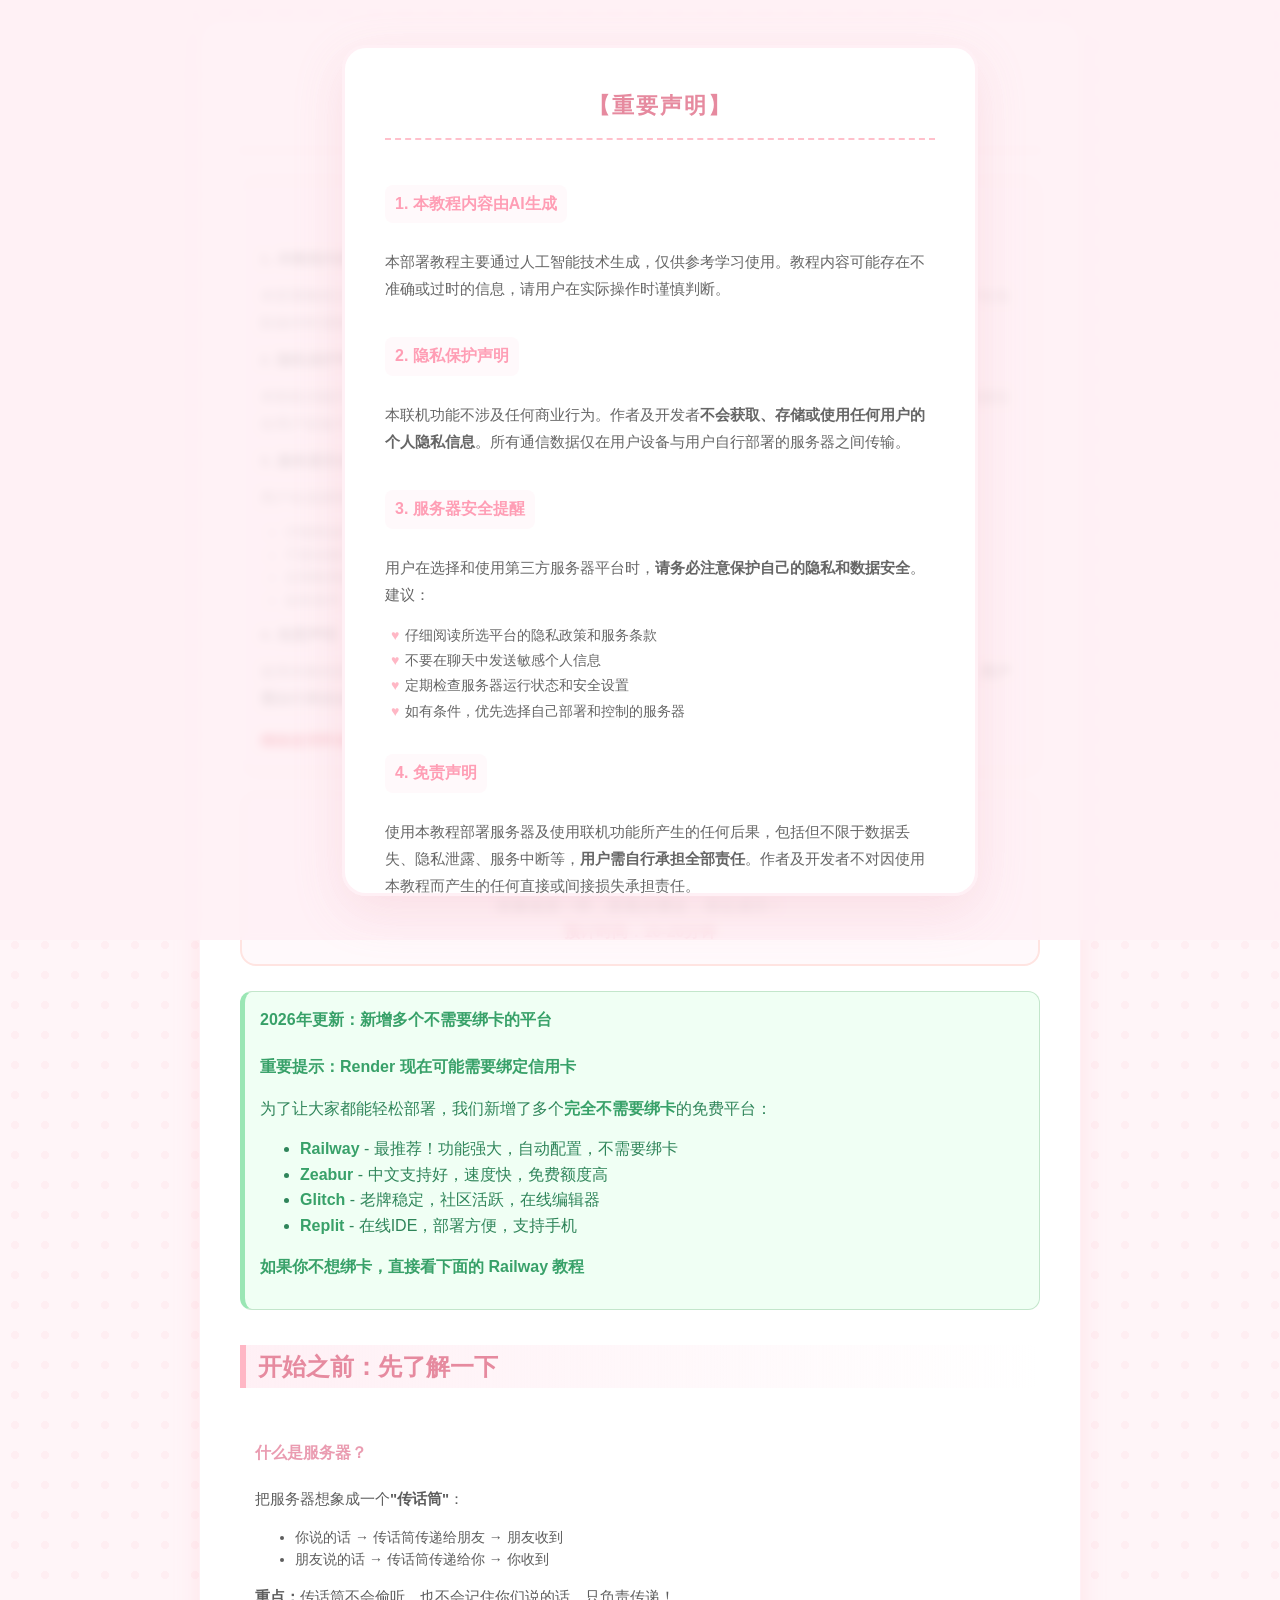
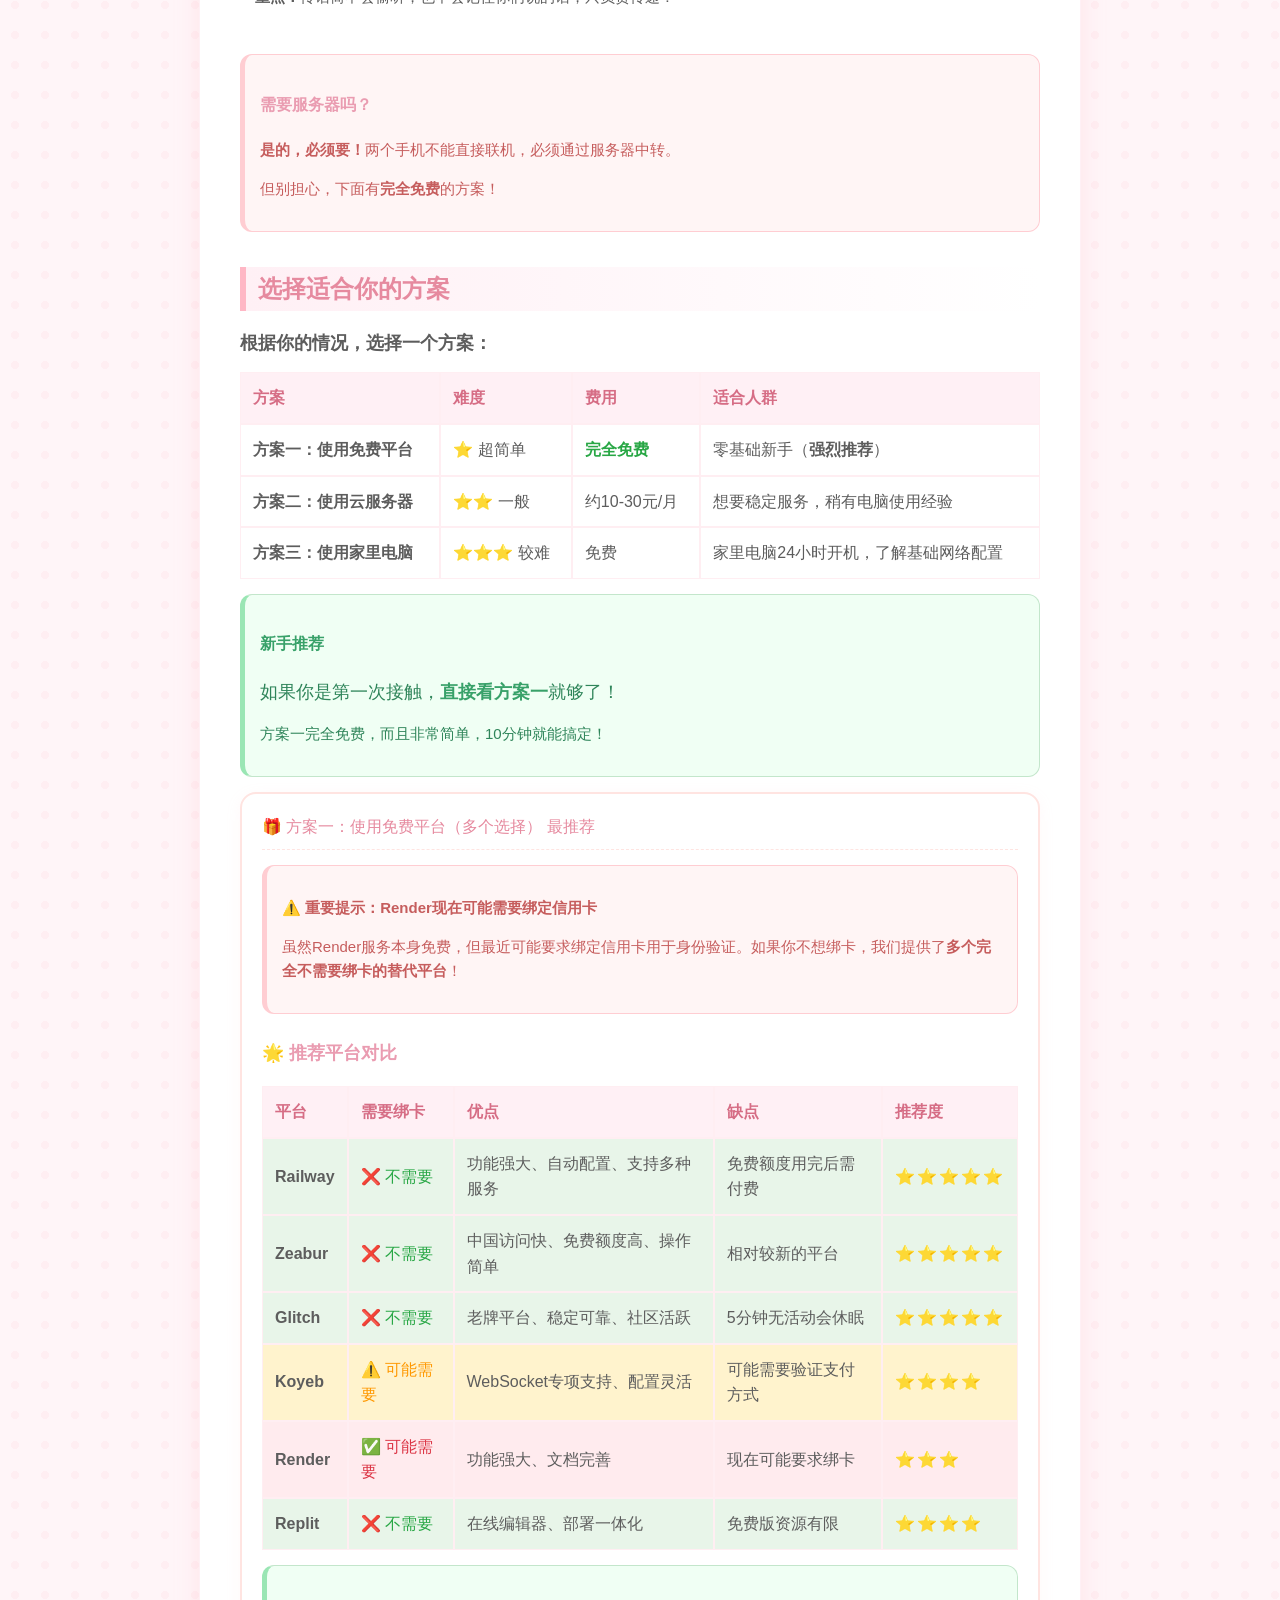
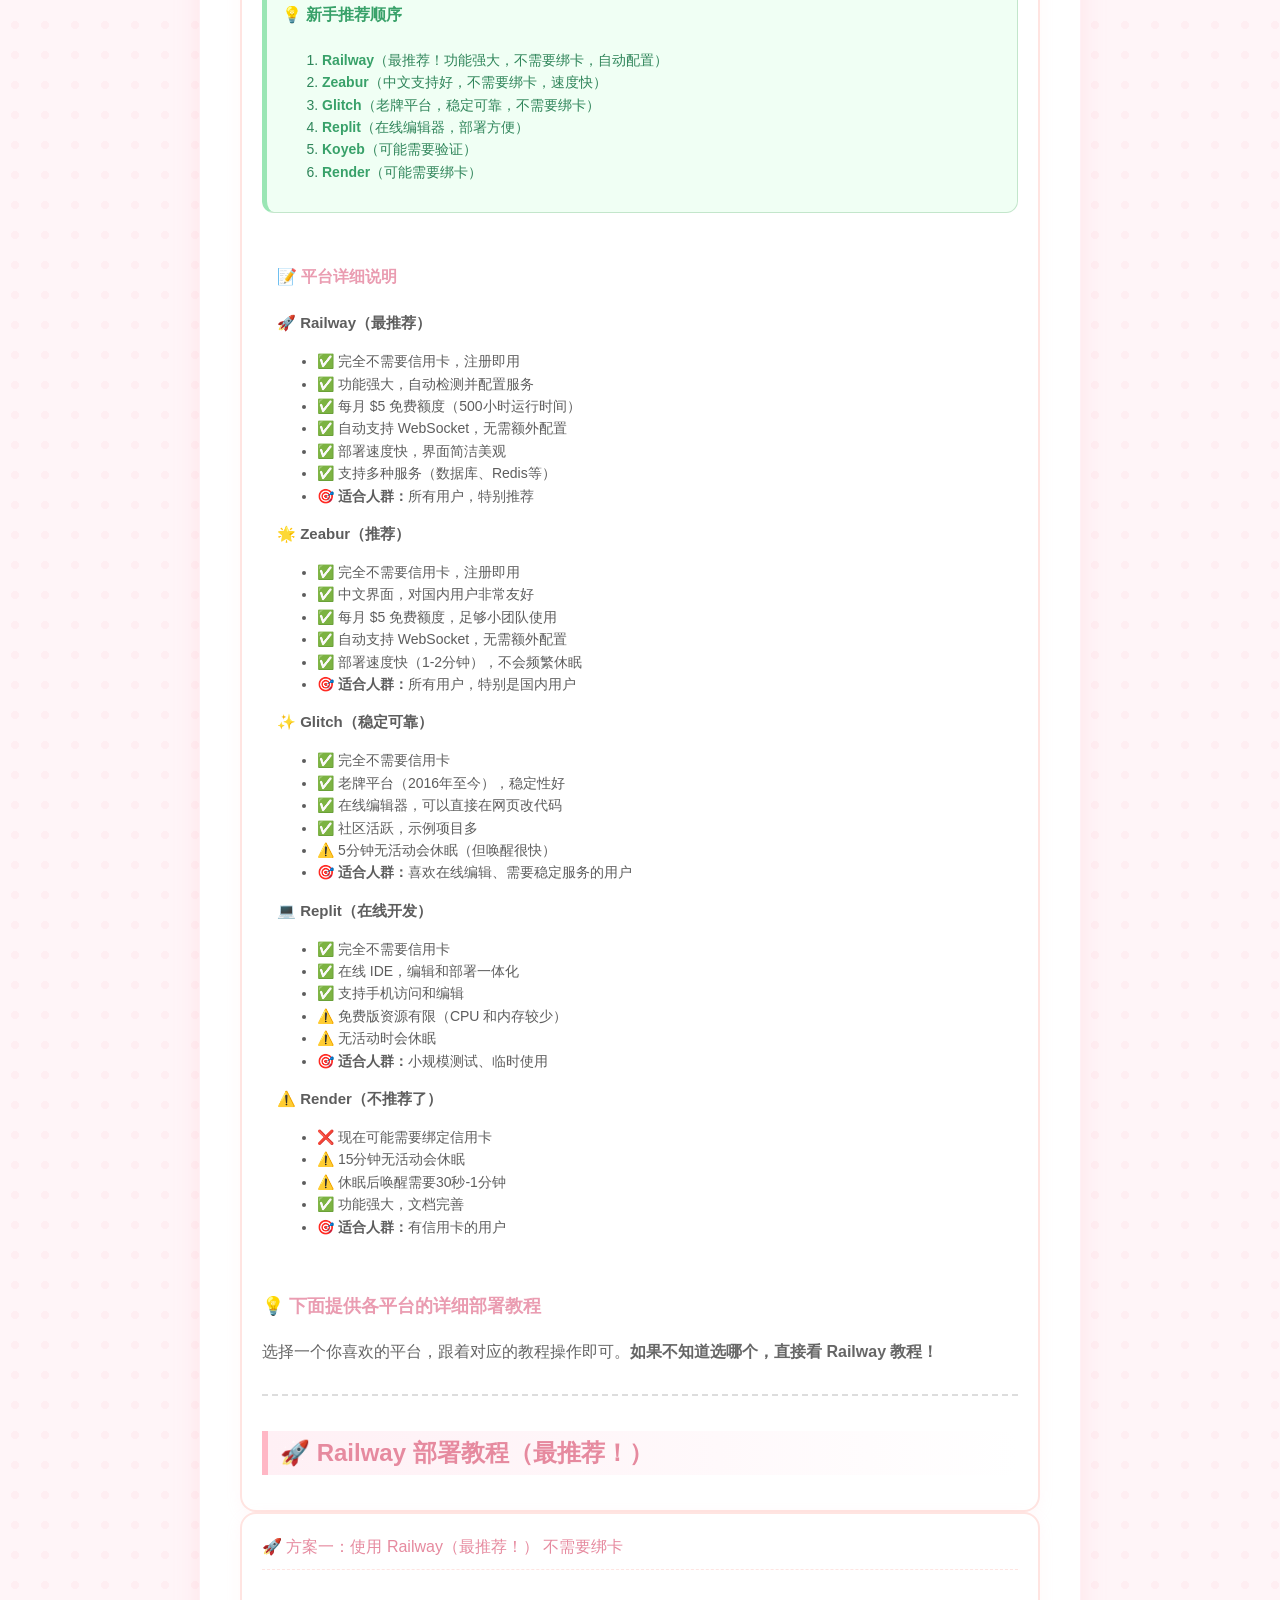
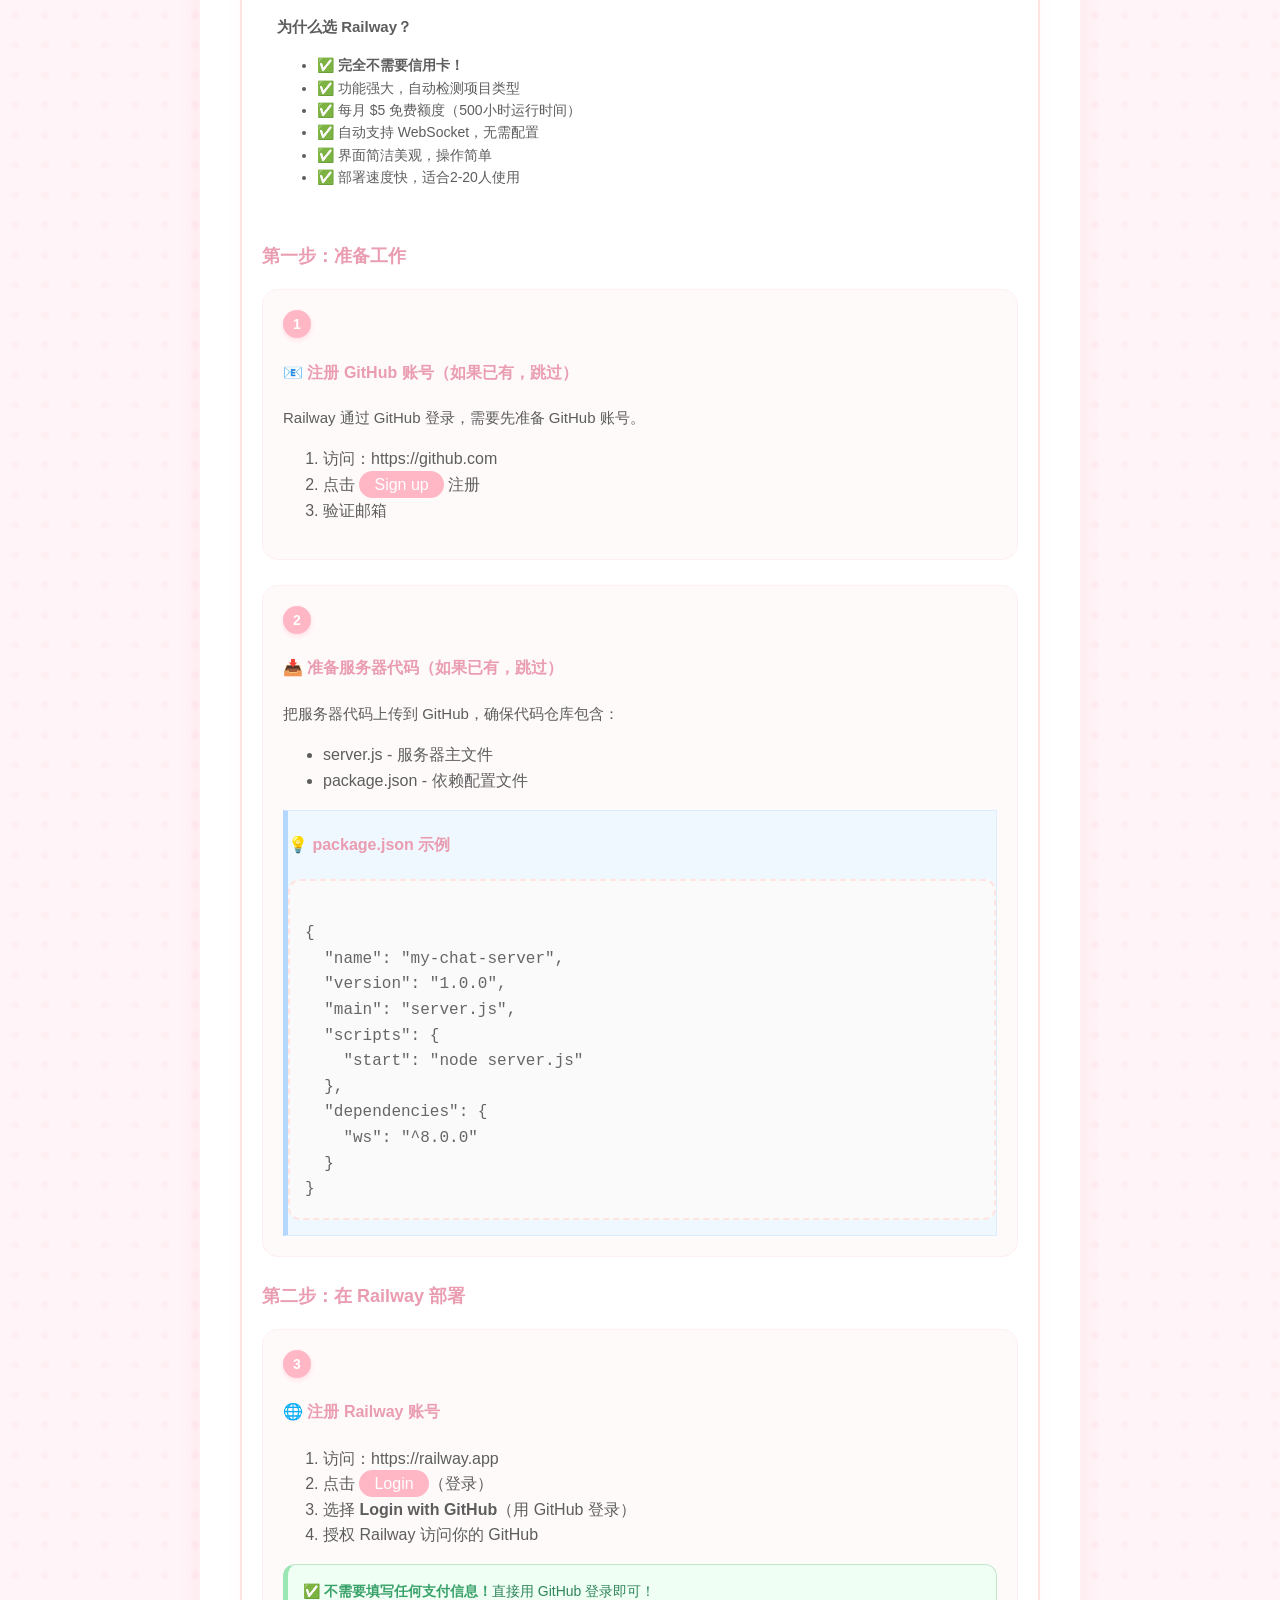
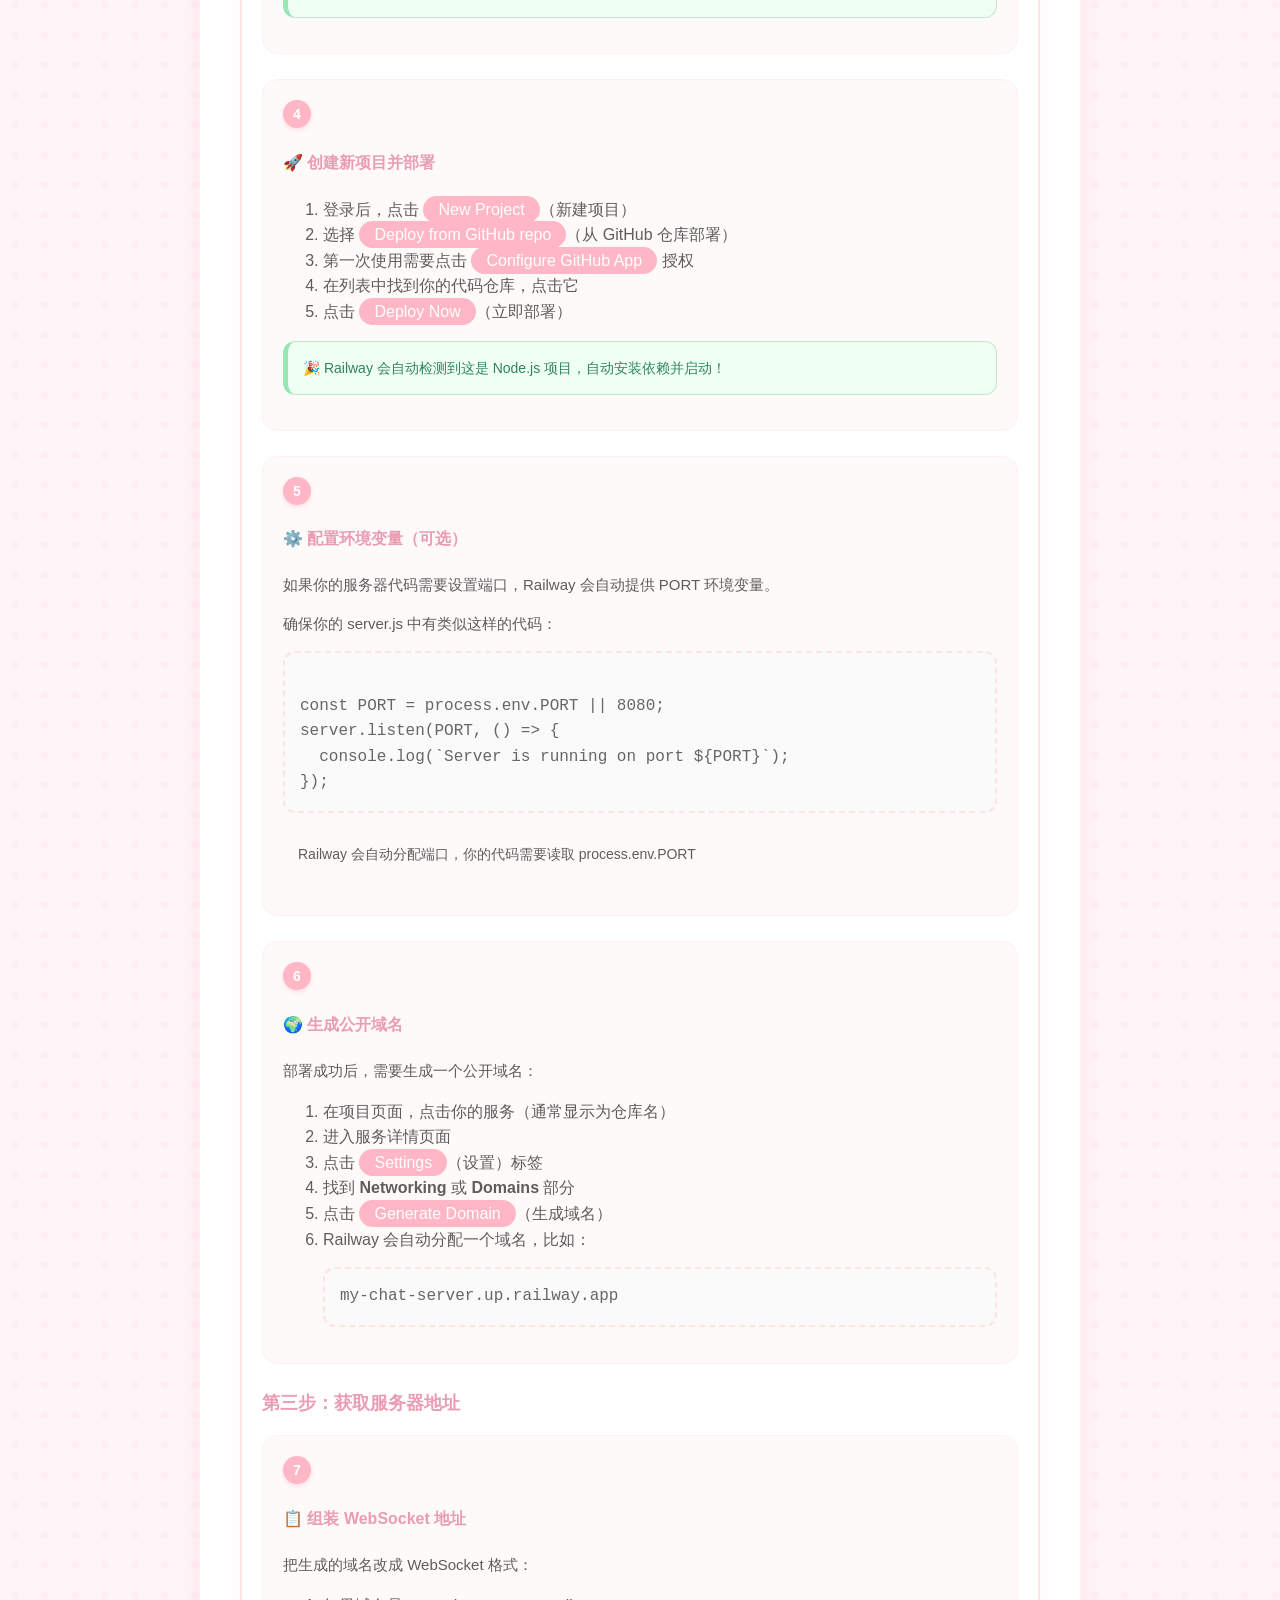
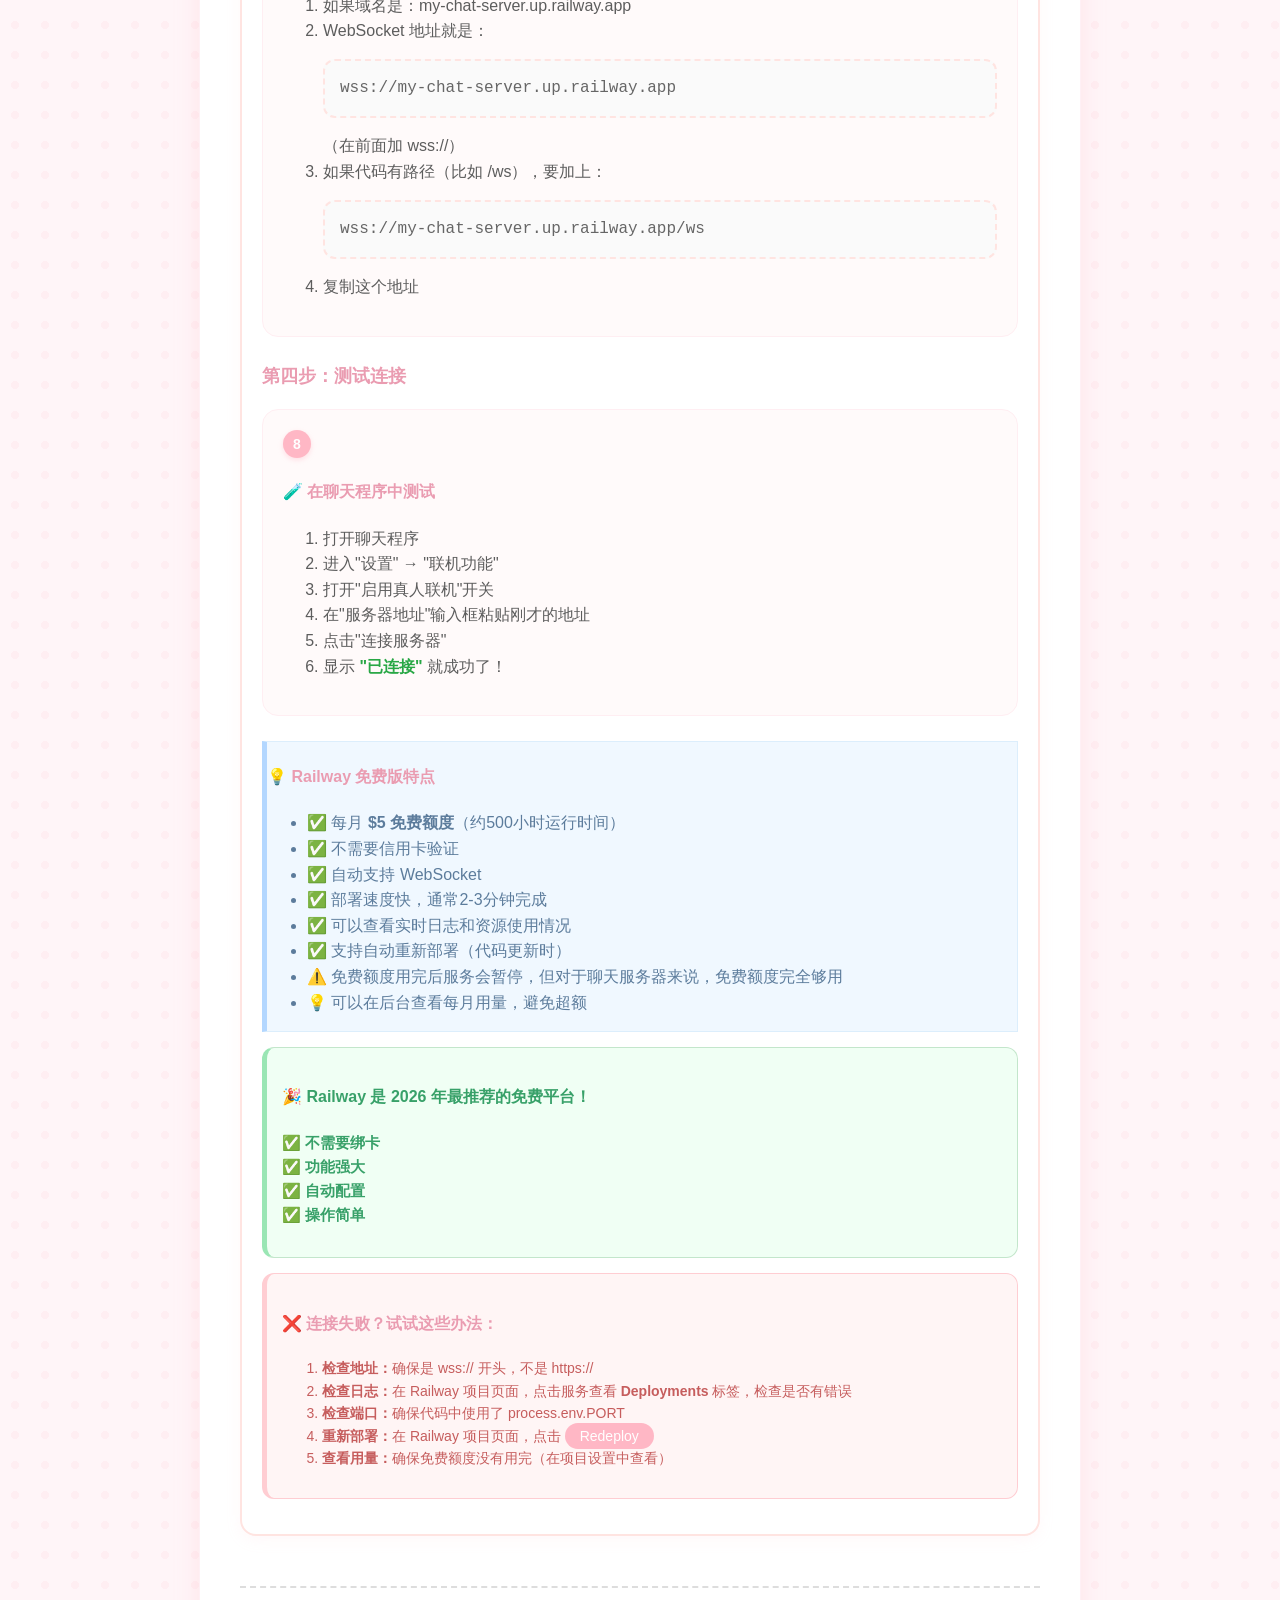
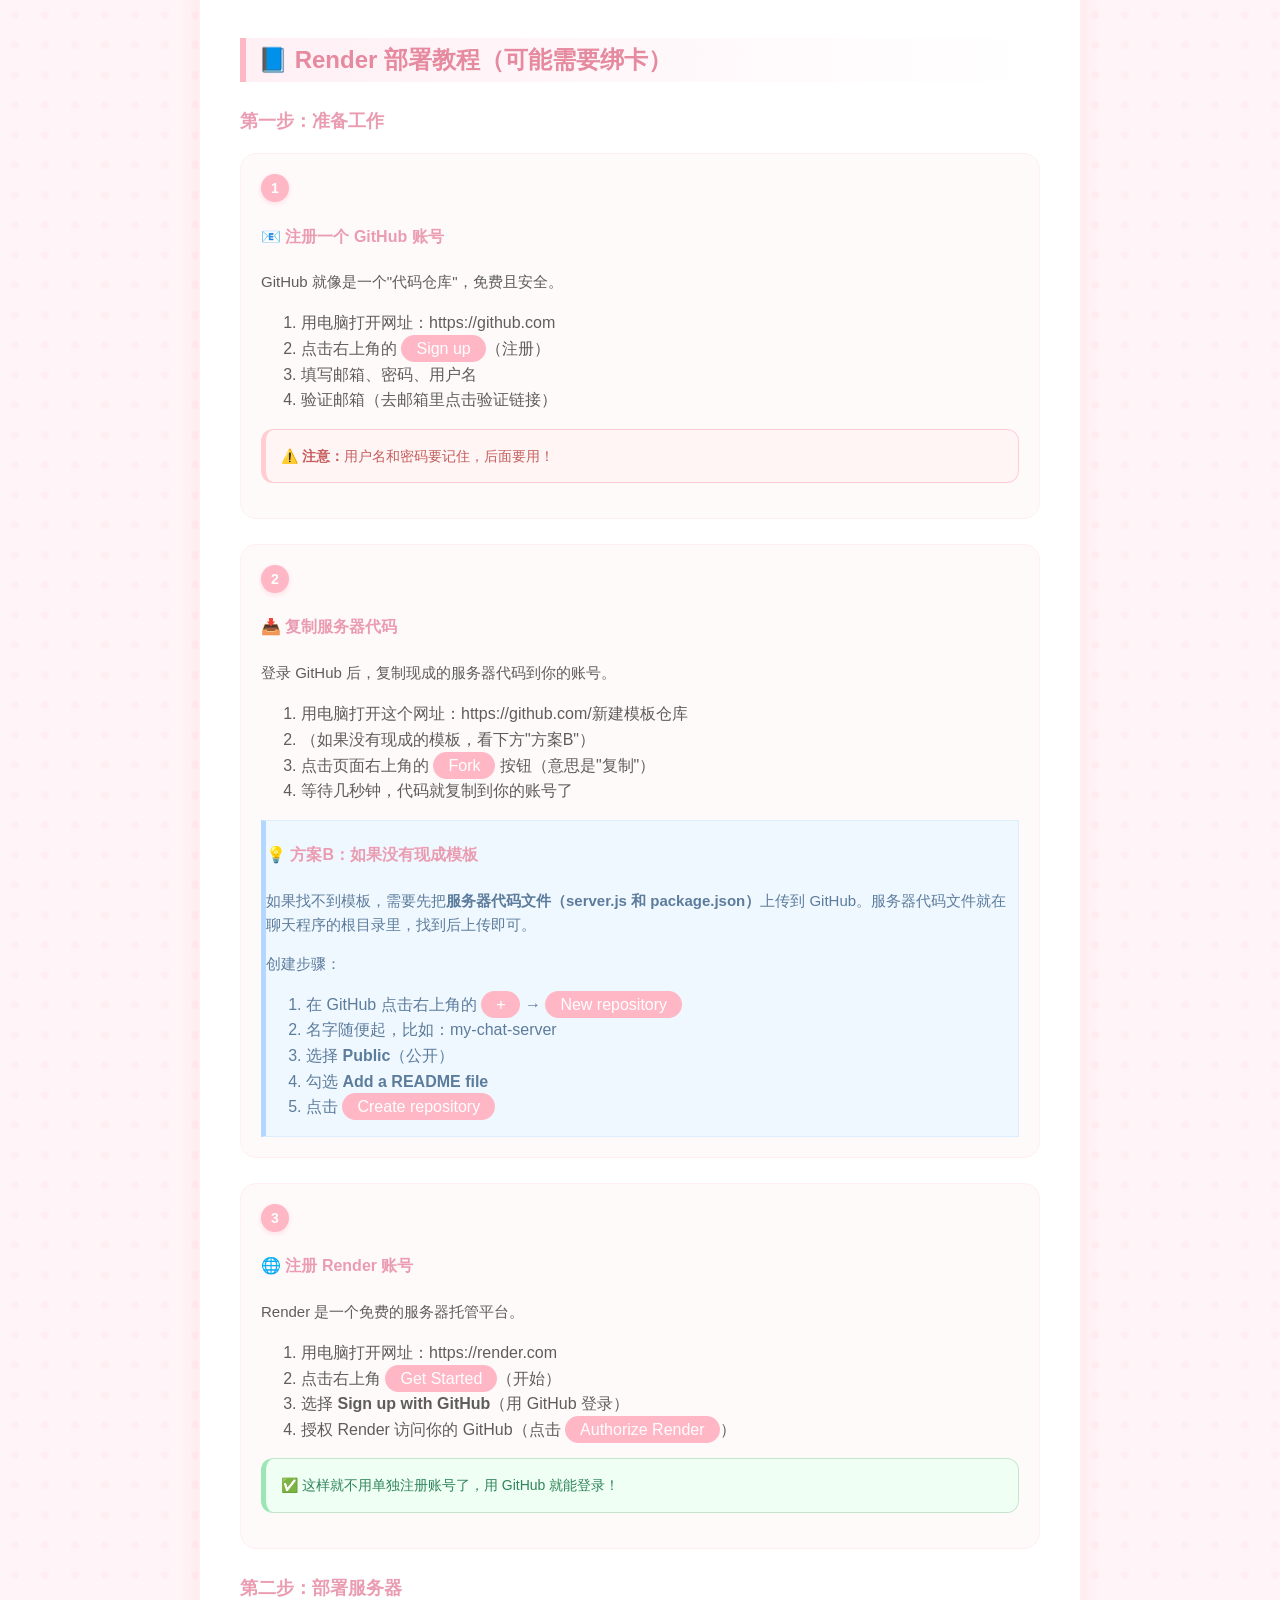
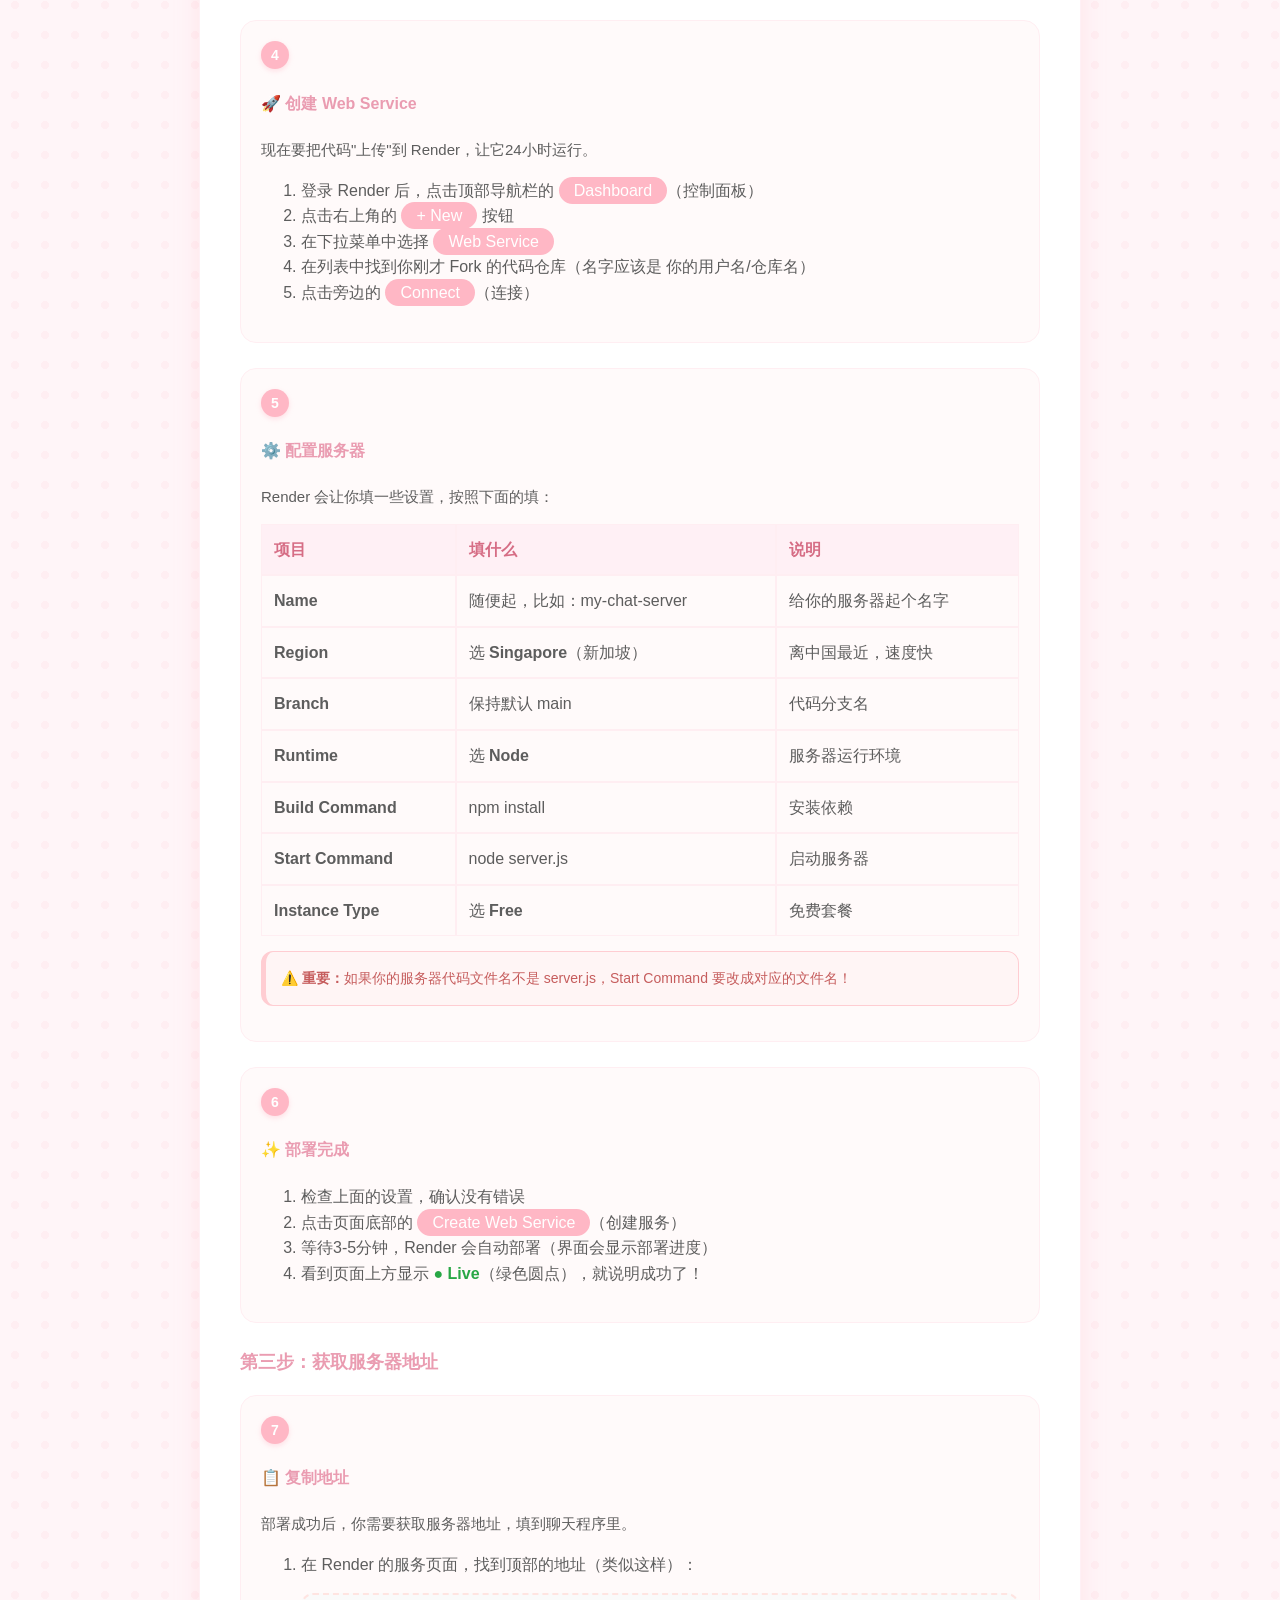
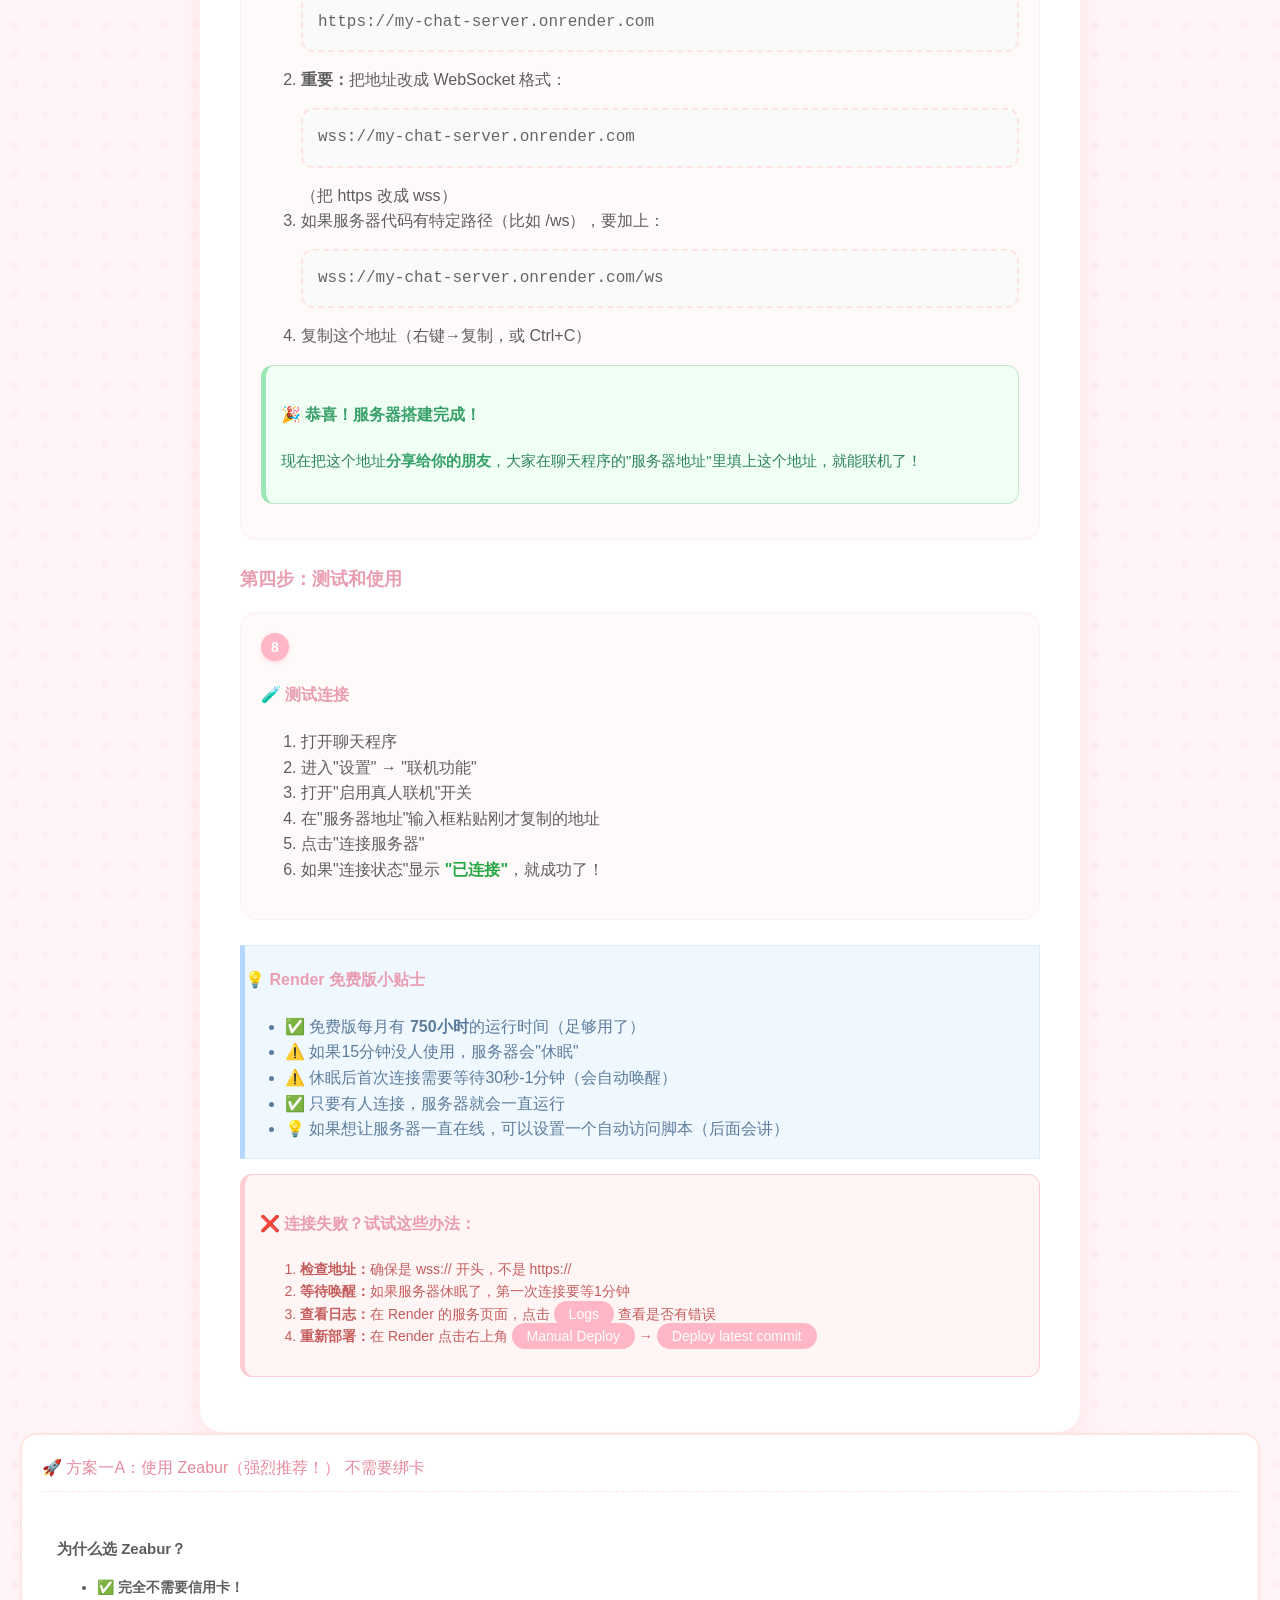
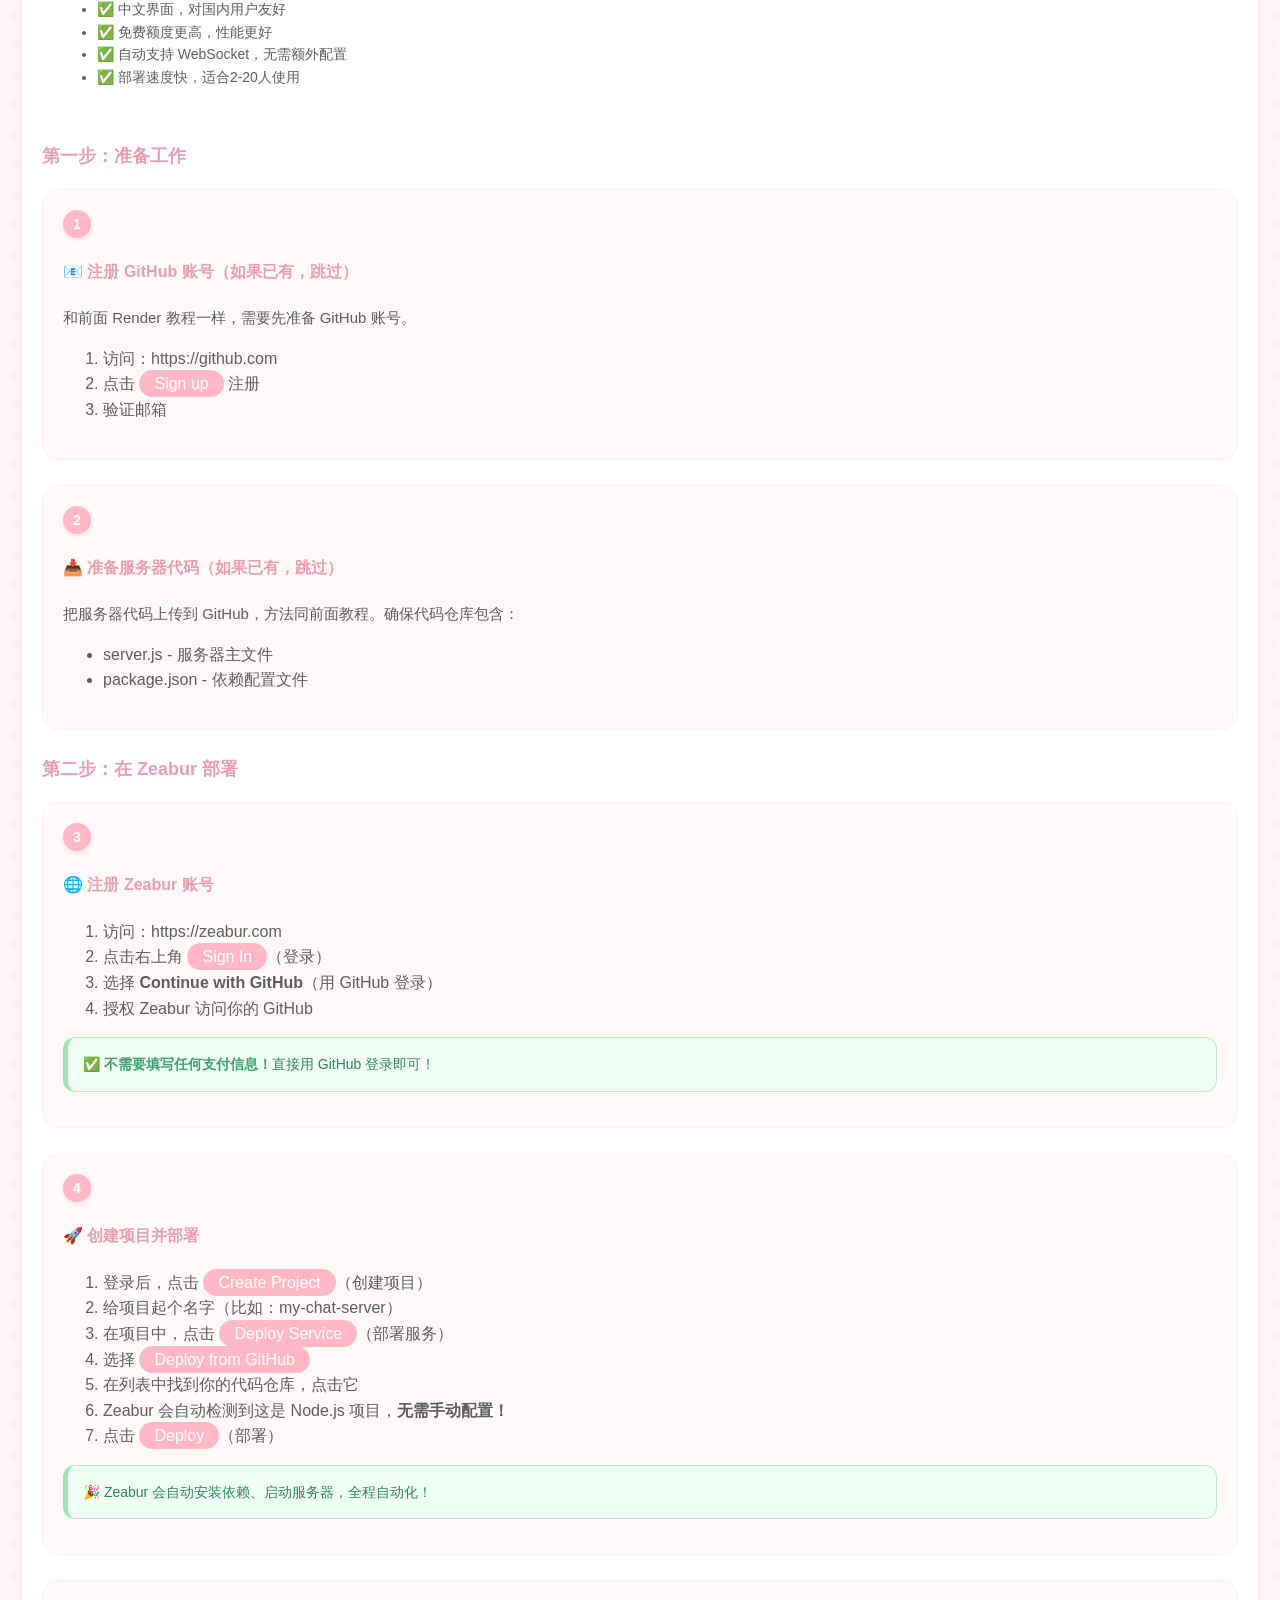
<file: online-help-deploy.html>
<!DOCTYPE html>
<html lang="zh-CN">
<head>
    <meta charset="UTF-8">
    <meta name="viewport" content="width=device-width, initial-scale=1.0">
    <title>联机服务器部署教程</title>
    <style>
        /* 
           简约可爱粉色系主题 - 2026美化版 
           配色：淡粉 (#fff0f5), 柔粉 (#ffe4e1), 蜜桃粉 (#ffb7c5), 纯白 (#ffffff)
        */
        
        body {
            font-family: 'Segoe UI', 'Microsoft YaHei', sans-serif;
            line-height: 1.6;
            color: #5d5d5d !important; /* 柔和的深灰 */
            margin: 0;
            padding: 10px;
            background-color: #fff5f8 !important; /* 极淡的粉色背景 */
            background-image: radial-gradient(#ffeef2 20%, transparent 20%); /* 可爱波点背景 */
            background-size: 20px 20px;
        }

        @media (min-width: 768px) {
            body {
                padding: 20px;
            }
        }

        .container {
            max-width: 800px;
            margin: 0 auto;
            background: #ffffff;
            padding: 20px;
            border-radius: 20px !important; /* 大圆角 */
            box-shadow: 0 8px 25px rgba(255, 182, 193, 0.25) !important; /* 柔和的粉色投影 */
            border: 1px solid #fff0f5;
        }

        @media (min-width: 768px) {
            .container {
                padding: 40px;
                border-radius: 24px !important;
            }
        }

        h1 {
            color: #e68a9f !important; /* 稍深的粉色标题 */
            text-align: center;
            border-bottom: 3px dashed #ffc0cb !important; /* 虚线边框更可爱 */
            padding-bottom: 15px !important;
            margin-bottom: 25px !important;
            font-size: 24px;
            letter-spacing: 1px;
        }

        h2 {
            color: #e68a9f !important;
            margin-top: 35px !important;
            margin-bottom: 15px !important;
            border-left: 6px solid #ffb7c5 !important; /* 柔粉色竖条 */
            padding-left: 12px !important;
            font-size: 20px;
            background: linear-gradient(to right, #fff0f5, transparent);
            border-radius: 0 10px 10px 0;
            line-height: 1.8;
        }

        h3 {
            color: #ea9cb1 !important;
            margin-top: 25px !important;
            font-size: 18px;
            background: none !important;
        }
        
        h4 {
            color: #ea9cb1 !important;
            font-size: 16px;
        }

        p {
            margin-bottom: 15px;
            font-size: 15px;
        }
        
        a {
            color: #e68a9f !important;
            text-decoration: none;
            border-bottom: 1px dashed #e68a9f;
            transition: all 0.3s;
        }
        
        a:hover {
            color: #d66d85 !important;
            background-color: #fff0f5;
            border-radius: 4px;
        }

        .intro-box {
            background-color: #fff9fb !important;
            background: #fff9fb !important; /* 覆盖渐变 */
            border: 2px solid #ffe4e1 !important;
            color: #7d7d7d !important;
            padding: 20px !important;
            border-radius: 16px !important;
            margin-bottom: 25px !important;
            text-align: center;
        }
        
        .intro-box strong {
            color: #e68a9f !important;
        }

        .step {
            margin-bottom: 25px !important;
            padding: 20px !important;
            background: #fffafa !important; /* 极淡的灰粉色 */
            border-radius: 16px !important;
            border: 1px solid #ffeef2 !important;
            transition: transform 0.2s;
        }
        
        .step:hover {
            transform: translateY(-2px);
            box-shadow: 0 5px 15px rgba(255, 182, 193, 0.15);
        }

        .step-number {
            display: inline-block;
            background: #ffb7c5 !important;
            color: white !important;
            width: 28px;
            height: 28px;
            line-height: 28px;
            text-align: center;
            border-radius: 50% !important;
            margin-right: 10px;
            font-weight: bold;
            font-size: 14px;
            box-shadow: 0 2px 5px rgba(255, 183, 197, 0.4);
        }

        code {
            background: #fff0f5 !important;
            padding: 4px 8px;
            border-radius: 6px;
            font-family: Consolas, monospace;
            color: #d66d85 !important;
            font-size: 0.9em;
        }

        .code-block, .example {
            background: #fafafa !important;
            padding: 15px !important;
            border-radius: 12px !important;
            border: 2px dashed #ffe4e1 !important; /* 虚线边框 */
            overflow-x: auto;
            font-family: Consolas, monospace;
            margin: 15px 0 !important;
            color: #666 !important;
            white-space: pre-wrap;
        }
        
        .example-title {
            color: #e68a9f !important;
            font-weight: bold;
            margin-bottom: 8px;
        }
        
        /* 警告/提示框美化 */
        .warning, .tips, .note, .success, .danger {
            padding: 15px !important;
            border-radius: 12px !important;
            margin: 15px 0 !important;
            font-size: 14px;
        }

        .warning {
            background: #fff5f5 !important;
            border: 1px solid #ffcdd2 !important;
            border-left: 5px solid #ffcdd2 !important;
            color: #c65d5d !important;
        }
        
        .danger {
            background: #fff9fa !important;
            border: 2px dashed #ffb7c5 !important;
            border-left: none !important; /* 去掉硬朗的左边框 */
            color: #7d7d7d !important;
            padding: 20px !important;
            border-radius: 16px !important;
        }
        
        .danger h3, .danger h4 {
            color: #e68a9f !important;
            text-align: center;
        }

        .tips, .tips-box {
            background: #f0f8ff !important;
            border: 1px solid #dceefc !important;
            border-left: 5px solid #b3d7ff !important;
            color: #5c7c9c !important;
        }
        
        .tips-railway {
            background: #fdf5ff !important;
            border: 1px solid #ead1ff !important;
            border-left: 5px solid #dcb5ff !important;
            color: #8a6ba1 !important;
        }
        
        .success {
            background: #f0fff4 !important;
            border: 1px solid #c3e6cb !important;
            border-left: 5px solid #9ae6b4 !important;
            color: #2f855a !important;
        }
        
        .success h4, .success strong {
            color: #38a169 !important;
        }

        /* 表格美化 */
        .comparison-table-wrapper {
            overflow-x: auto;
            border-radius: 12px;
            border: 1px solid #ffeef2;
        }

        .comparison-table {
            width: 100%;
            border-collapse: separate;
            border-spacing: 0;
            margin: 10px 0;
            min-width: 600px;
        }

        .comparison-table th, .comparison-table td {
            padding: 12px !important;
            text-align: left;
            border: 1px solid #ffeef2 !important;
            border-bottom: 1px solid #ffeef2 !important;
        }

        .comparison-table th {
            background-color: #fff0f5 !important;
            color: #d66d85 !important;
            font-weight: 600;
        }
        
        /* 推荐星级颜色 */
        .comparison-table td:nth-child(5) {
            color: #ffb7c5 !important; 
            letter-spacing: 2px;
        }
        
        .method-card {
            background: white !important;
            border: 2px solid #ffe4e1 !important;
            border-radius: 16px !important;
            padding: 20px !important;
            box-shadow: 0 4px 15px rgba(255, 182, 193, 0.1) !important;
        }
        
        .method-title {
            color: #e68a9f !important;
            border-bottom: 1px dashed #ffe4e1;
            padding-bottom: 10px;
        }
        
        .button-example {
            background: #ffb7c5 !important;
            color: white !important;
            border-radius: 20px !important; /* 胶囊按钮 */
            padding: 5px 15px !important;
        }

        /* QA 问答框美化 */
        .qa {
            margin: 15px 0 !important;
            padding: 15px !important;
            background: #fffafa !important;
            border-radius: 12px !important;
            border: 1px solid #fff0f5 !important;
            word-wrap: break-word;
        }
        
        .qa strong {
            color: #e68a9f !important;
        }

        @media (min-width: 768px) {
            .qa {
                margin: 20px 0 !important;
                padding: 20px !important;
            }
            
            h1 { font-size: 32px !important; }
            h2 { font-size: 24px !important; }
            body { background-size: 30px 30px !important; }
        }

        /* ====================
           免责声明弹窗美化 (可爱简约风)
           ==================== */
        .disclaimer-modal {
            position: fixed;
            top: 0;
            left: 0;
            width: 100%;
            height: 100%;
            background: rgba(255, 240, 245, 0.85) !important; /* 半透明粉白背景 */
            backdrop-filter: blur(5px);
            display: flex;
            align-items: center;
            justify-content: center;
            z-index: 10000;
            padding: 20px;
        }
        
        .disclaimer-modal.hidden {
            display: none !important;
        }
        
        .disclaimer-content {
            background: white !important;
            max-width: 550px;
            width: 100%;
            max-height: 85vh;
            overflow-y: auto;
            border-radius: 24px !important; /* 超大圆角 */
            padding: 25px !important;
            box-shadow: 0 15px 50px rgba(230, 138, 159, 0.2) !important;
            border: 3px solid #fff0f5 !important;
        }
        
        @media (min-width: 768px) {
            .disclaimer-content {
                padding: 40px !important;
            }
        }
        
        .disclaimer-title {
            color: #e68a9f !important;
            font-size: 22px;
            font-weight: bold;
            text-align: center;
            margin-bottom: 25px !important;
            border-bottom: 2px dashed #ffc0cb !important;
            padding-bottom: 15px !important;
            letter-spacing: 2px;
        }
        
        .disclaimer-text {
            line-height: 1.8;
            color: #666 !important;
            margin-bottom: 25px !important;
            font-size: 14px;
        }
        
        .disclaimer-text h4 {
            color: #ff9eb5 !important;
            margin: 20px 0 10px 0 !important;
            font-size: 16px;
            background: #fff9fb;
            display: inline-block;
            padding: 5px 10px;
            border-radius: 8px;
        }
        
        .disclaimer-text ul {
            margin: 10px 0 !important;
            padding-left: 20px !important;
            list-style-type: none !important;
        }
        
        .disclaimer-text ul li::before {
            content: "♥"; /* 用爱心代替圆点 */
            color: #ffb7c5;
            display: inline-block;
            width: 1em;
            margin-left: -1em;
        }
        
        /* 输入区域美化 */
        .disclaimer-input-section {
            margin-top: 30px !important;
            padding: 20px !important;
            background: #fff5f8 !important;
            border-radius: 16px !important;
            border: 2px dashed #ffb7c5 !important;
            text-align: center;
        }
        
        .disclaimer-input-label {
            display: block;
            margin-bottom: 15px !important;
            font-weight: bold;
            color: #8c5b65 !important;
            font-size: 14px;
        }
        
        .disclaimer-required-text {
            display: inline-block !important;
            margin: 5px 0 15px 0 !important;
            padding: 10px 20px !important;
            background: #ffffff !important;
            border: 2px solid #ffdae0 !important;
            border-radius: 30px !important;
            color: #e68a9f !important;
            font-size: 16px;
            font-weight: bold;
            letter-spacing: 1px;
            box-shadow: 0 2px 10px rgba(255, 182, 193, 0.2) !important;
            text-align: center;
        }
        
        .disclaimer-input {
            width: 100%;
            padding: 12px !important;
            border: 2px solid #ffe4e1 !important;
            border-radius: 12px !important;
            font-size: 14px;
            box-sizing: border-box;
            text-align: center;
            transition: all 0.3s;
            color: #666;
            background: white !important;
        }
        
        .disclaimer-input:focus {
            outline: none;
            border-color: #ffb7c5 !important;
            box-shadow: 0 0 0 3px rgba(255, 183, 197, 0.2);
        }
        
        .disclaimer-button {
            width: 100%;
            padding: 14px !important;
            background: linear-gradient(to right, #ffb7c5, #ff9eb5) !important;
            color: white !important;
            border: none;
            border-radius: 50px !important;
            font-size: 16px;
            font-weight: bold;
            cursor: pointer;
            margin-top: 20px !important;
            transition: transform 0.2s, box-shadow 0.2s;
            box-shadow: 0 4px 15px rgba(255, 158, 181, 0.3) !important;
        }
        
        .disclaimer-button:hover {
            transform: translateY(-2px);
            box-shadow: 0 6px 20px rgba(255, 158, 181, 0.4) !important;
        }
        
        .disclaimer-error {
            color: #e68a9f !important;
            font-size: 13px;
            margin-top: 10px !important;
            display: none;
            background: #fff;
            padding: 5px 10px;
            border-radius: 20px;
        }
        
        /* 滚动条美化 */
        ::-webkit-scrollbar {
            width: 8px;
            height: 8px;
        }
        ::-webkit-scrollbar-track {
            background: #fff5f8; 
            border-radius: 4px;
        }
        ::-webkit-scrollbar-thumb {
            background: #ffcdd2; 
            border-radius: 4px;
        }
        ::-webkit-scrollbar-thumb:hover {
            background: #e68a9f; 
        }
    </style>
</head>
<body>
    <!-- 免责声明弹窗 -->
    <div class="disclaimer-modal" id="disclaimerModal">
        <div class="disclaimer-content">
            <div class="disclaimer-title">【重要声明】</div>
            <div class="disclaimer-text">
                <h4>1. 本教程内容由AI生成</h4>
                <p>本部署教程主要通过人工智能技术生成，仅供参考学习使用。教程内容可能存在不准确或过时的信息，请用户在实际操作时谨慎判断。</p>
                
                <h4>2. 隐私保护声明</h4>
                <p>本联机功能不涉及任何商业行为。作者及开发者<strong>不会获取、存储或使用任何用户的个人隐私信息</strong>。所有通信数据仅在用户设备与用户自行部署的服务器之间传输。</p>
                
                <h4>3. 服务器安全提醒</h4>
                <p>用户在选择和使用第三方服务器平台时，<strong>请务必注意保护自己的隐私和数据安全</strong>。建议：</p>
                <ul>
                    <li>仔细阅读所选平台的隐私政策和服务条款</li>
                    <li>不要在聊天中发送敏感个人信息</li>
                    <li>定期检查服务器运行状态和安全设置</li>
                    <li>如有条件，优先选择自己部署和控制的服务器</li>
                </ul>
                
                <h4>4. 免责声明</h4>
                <p>使用本教程部署服务器及使用联机功能所产生的任何后果，包括但不限于数据丢失、隐私泄露、服务中断等，<strong>用户需自行承担全部责任</strong>。作者及开发者不对因使用本教程而产生的任何直接或间接损失承担责任。</p>
            </div>
            
            <div class="disclaimer-input-section">
                <label class="disclaimer-input-label">请输入以下文字以确认您已阅读并同意上述声明：</label>
                <div class="disclaimer-required-text">我已经知晓上述所有条例</div>
                <input 
                    type="text" 
                    class="disclaimer-input" 
                    id="disclaimerInput" 
                    placeholder="请在此输入上方文字"
                    autocomplete="off"
                >
                <div class="disclaimer-error" id="disclaimerError">输入内容不正确，请完整输入：我已经知晓上述所有条例</div>
            </div>
            
            <button class="disclaimer-button" id="disclaimerButton">确定并继续</button>
        </div>
    </div>
    <div class="container">
        <h1>联机服务器部署教程（超详细版）</h1>
        
        <div class="danger" style="margin: 20px 0; padding: 20px; border-left: 5px solid #dc3545; background: #fff5f5;">
            <h4 style="color: #dc3545; margin-top: 0; font-weight: bold;">【重要声明】</h4>
            <p style="margin: 10px 0; line-height: 1.8;"><strong>1. 本教程内容由AI生成</strong></p>
            <p style="margin: 10px 0; line-height: 1.8;">本部署教程主要通过人工智能技术生成，仅供参考学习使用。教程内容可能存在不准确或过时的信息，请用户在实际操作时谨慎判断。</p>
            
            <p style="margin: 10px 0; line-height: 1.8;"><strong>2. 隐私保护声明</strong></p>
            <p style="margin: 10px 0; line-height: 1.8;">本联机功能不涉及任何商业行为。作者及开发者<strong>不会获取、存储或使用任何用户的个人隐私信息</strong>。所有通信数据仅在用户设备与用户自行部署的服务器之间传输。</p>
            
            <p style="margin: 10px 0; line-height: 1.8;"><strong>3. 服务器安全提醒</strong></p>
            <p style="margin: 10px 0; line-height: 1.8;">用户在选择和使用第三方服务器平台时，<strong>请务必注意保护自己的隐私和数据安全</strong>。建议：</p>
            <ul style="margin: 10px 0; padding-left: 25px;">
                <li>仔细阅读所选平台的隐私政策和服务条款</li>
                <li>不要在聊天中发送敏感个人信息</li>
                <li>定期检查服务器运行状态和安全设置</li>
                <li>如有条件，优先选择自己部署和控制的服务器</li>
            </ul>
            
            <p style="margin: 10px 0; line-height: 1.8;"><strong>4. 免责声明</strong></p>
            <p style="margin: 10px 0; line-height: 1.8;">使用本教程部署服务器及使用联机功能所产生的任何后果，包括但不限于数据丢失、隐私泄露、服务中断等，<strong>用户需自行承担全部责任</strong>。作者及开发者不对因使用本教程而产生的任何直接或间接损失承担责任。</p>
            
            <p style="margin: 15px 0 0 0; line-height: 1.8; font-weight: bold; color: #dc3545;">继续使用即表示您已阅读并同意以上声明。</p>
        </div>
        
        <div class="intro-box">
            <strong style="font-size: 18px; color: white;">写给零基础的朋友</strong><br><br>
            这份教程会一步一步教你如何搭建联机服务器<br>
            就像做菜一样，跟着步骤走，保证成功！<br>
            <strong style="color: white;">预计时间：10-20分钟</strong>
        </div>

        <div class="success" style="margin: 20px 0; padding: 20px; border-left: 5px solid #28a745;">
            <h4 style="color: #28a745; margin-top: 0;">2026年更新：新增多个不需要绑卡的平台</h4>
            <p style="font-size: 16px; margin-bottom: 10px;"><strong>重要提示：Render 现在可能需要绑定信用卡</strong></p>
            <p style="font-size: 16px;">为了让大家都能轻松部署，我们新增了多个<strong>完全不需要绑卡</strong>的免费平台：</p>
            <ul style="font-size: 16px; margin: 15px 0;">
                <li><strong>Railway</strong> - 最推荐！功能强大，自动配置，不需要绑卡</li>
                <li><strong>Zeabur</strong> - 中文支持好，速度快，免费额度高</li>
                <li><strong>Glitch</strong> - 老牌稳定，社区活跃，在线编辑器</li>
                <li><strong>Replit</strong> - 在线IDE，部署方便，支持手机</li>
            </ul>
            <p style="font-size: 16px; margin-top: 15px;"><strong>如果你不想绑卡，直接看下面的 Railway 教程</strong></p>
        </div>

        <h2>开始之前：先了解一下</h2>
        
        <div class="note">
            <h4>什么是服务器？</h4>
            <p>把服务器想象成一个<strong>"传话筒"</strong>：</p>
            <ul>
                <li>你说的话 → 传话筒传递给朋友 → 朋友收到</li>
                <li>朋友说的话 → 传话筒传递给你 → 你收到</li>
            </ul>
            <p><strong>重点：</strong>传话筒不会偷听，也不会记住你们说的话，只负责传递！</p>
        </div>

        <div class="warning">
            <h4>需要服务器吗？</h4>
            <p><strong>是的，必须要！</strong>两个手机不能直接联机，必须通过服务器中转。</p>
            <p>但别担心，下面有<strong>完全免费</strong>的方案！</p>
        </div>

        <h2>选择适合你的方案</h2>
        
        <p style="font-size: 18px;"><strong>根据你的情况，选择一个方案：</strong></p>

        <table class="comparison-table">
            <tr>
                <th>方案</th>
                <th>难度</th>
                <th>费用</th>
                <th>适合人群</th>
            </tr>
            <tr>
                <td><strong>方案一：使用免费平台</strong></td>
                <td><span class="difficulty difficulty-easy">⭐ 超简单</span></td>
                <td><strong style="color: #28a745;">完全免费</strong></td>
                <td>零基础新手（<strong>强烈推荐</strong>）</td>
            </tr>
            <tr>
                <td><strong>方案二：使用云服务器</strong></td>
                <td><span class="difficulty difficulty-medium">⭐⭐ 一般</span></td>
                <td>约10-30元/月</td>
                <td>想要稳定服务，稍有电脑使用经验</td>
            </tr>
            <tr>
                <td><strong>方案三：使用家里电脑</strong></td>
                <td><span class="difficulty difficulty-hard">⭐⭐⭐ 较难</span></td>
                <td>免费</td>
                <td>家里电脑24小时开机，了解基础网络配置</td>
            </tr>
        </table>

        <div class="success">
            <h4>新手推荐</h4>
            <p style="font-size: 18px;">如果你是第一次接触，<strong>直接看方案一</strong>就够了！</p>
            <p>方案一完全免费，而且非常简单，10分钟就能搞定！</p>
        </div>

        <!-- 方案一 -->
        <div class="method-card">
            <div class="method-title">
                <span class="icon">🎁</span>
                <span>方案一：使用免费平台（多个选择）</span>
                <span class="difficulty difficulty-easy">最推荐</span>
            </div>
            
            <div class="warning">
                <p><strong>⚠️ 重要提示：Render现在可能需要绑定信用卡</strong></p>
                <p>虽然Render服务本身免费，但最近可能要求绑定信用卡用于身份验证。如果你不想绑卡，我们提供了<strong>多个完全不需要绑卡的替代平台</strong>！</p>
            </div>

            <h3>🌟 推荐平台对比</h3>
            
            <table class="comparison-table">
                <tr>
                    <th>平台</th>
                    <th>需要绑卡</th>
                    <th>优点</th>
                    <th>缺点</th>
                    <th>推荐度</th>
                </tr>
                <tr style="background: #e8f5e9;">
                    <td><strong>Railway</strong></td>
                    <td><span style="color: #28a745;">❌ 不需要</span></td>
                    <td>功能强大、自动配置、支持多种服务</td>
                    <td>免费额度用完后需付费</td>
                    <td>⭐⭐⭐⭐⭐</td>
                </tr>
                <tr style="background: #e8f5e9;">
                    <td><strong>Zeabur</strong></td>
                    <td><span style="color: #28a745;">❌ 不需要</span></td>
                    <td>中国访问快、免费额度高、操作简单</td>
                    <td>相对较新的平台</td>
                    <td>⭐⭐⭐⭐⭐</td>
                </tr>
                <tr style="background: #e8f5e9;">
                    <td><strong>Glitch</strong></td>
                    <td><span style="color: #28a745;">❌ 不需要</span></td>
                    <td>老牌平台、稳定可靠、社区活跃</td>
                    <td>5分钟无活动会休眠</td>
                    <td>⭐⭐⭐⭐⭐</td>
                </tr>
                <tr style="background: #fff3cd;">
                    <td><strong>Koyeb</strong></td>
                    <td><span style="color: #ff9800;">⚠️ 可能需要</span></td>
                    <td>WebSocket专项支持、配置灵活</td>
                    <td>可能需要验证支付方式</td>
                    <td>⭐⭐⭐⭐</td>
                </tr>
                <tr style="background: #ffebee;">
                    <td><strong>Render</strong></td>
                    <td><span style="color: #dc3545;">✅ 可能需要</span></td>
                    <td>功能强大、文档完善</td>
                    <td>现在可能要求绑卡</td>
                    <td>⭐⭐⭐</td>
                </tr>
                <tr style="background: #e8f5e9;">
                    <td><strong>Replit</strong></td>
                    <td><span style="color: #28a745;">❌ 不需要</span></td>
                    <td>在线编辑器、部署一体化</td>
                    <td>免费版资源有限</td>
                    <td>⭐⭐⭐⭐</td>
                </tr>
            </table>

            <div class="success">
                <h4>💡 新手推荐顺序</h4>
                <ol>
                    <li><strong>Railway</strong>（最推荐！功能强大，不需要绑卡，自动配置）</li>
                    <li><strong>Zeabur</strong>（中文支持好，不需要绑卡，速度快）</li>
                    <li><strong>Glitch</strong>（老牌平台，稳定可靠，不需要绑卡）</li>
                    <li><strong>Replit</strong>（在线编辑器，部署方便）</li>
                    <li><strong>Koyeb</strong>（可能需要验证）</li>
                    <li><strong>Render</strong>（可能需要绑卡）</li>
                </ol>
            </div>

            <div class="note">
                <h4>📝 平台详细说明</h4>
                <p><strong>🚀 Railway（最推荐）</strong></p>
                <ul>
                    <li>✅ 完全不需要信用卡，注册即用</li>
                    <li>✅ 功能强大，自动检测并配置服务</li>
                    <li>✅ 每月 $5 免费额度（500小时运行时间）</li>
                    <li>✅ 自动支持 WebSocket，无需额外配置</li>
                    <li>✅ 部署速度快，界面简洁美观</li>
                    <li>✅ 支持多种服务（数据库、Redis等）</li>
                    <li>🎯 <strong>适合人群：</strong>所有用户，特别推荐</li>
                </ul>

                <p><strong>🌟 Zeabur（推荐）</strong></p>
                <ul>
                    <li>✅ 完全不需要信用卡，注册即用</li>
                    <li>✅ 中文界面，对国内用户非常友好</li>
                    <li>✅ 每月 $5 免费额度，足够小团队使用</li>
                    <li>✅ 自动支持 WebSocket，无需额外配置</li>
                    <li>✅ 部署速度快（1-2分钟），不会频繁休眠</li>
                    <li>🎯 <strong>适合人群：</strong>所有用户，特别是国内用户</li>
                </ul>

                <p><strong>✨ Glitch（稳定可靠）</strong></p>
                <ul>
                    <li>✅ 完全不需要信用卡</li>
                    <li>✅ 老牌平台（2016年至今），稳定性好</li>
                    <li>✅ 在线编辑器，可以直接在网页改代码</li>
                    <li>✅ 社区活跃，示例项目多</li>
                    <li>⚠️ 5分钟无活动会休眠（但唤醒很快）</li>
                    <li>🎯 <strong>适合人群：</strong>喜欢在线编辑、需要稳定服务的用户</li>
                </ul>

                <p><strong>💻 Replit（在线开发）</strong></p>
                <ul>
                    <li>✅ 完全不需要信用卡</li>
                    <li>✅ 在线 IDE，编辑和部署一体化</li>
                    <li>✅ 支持手机访问和编辑</li>
                    <li>⚠️ 免费版资源有限（CPU 和内存较少）</li>
                    <li>⚠️ 无活动时会休眠</li>
                    <li>🎯 <strong>适合人群：</strong>小规模测试、临时使用</li>
                </ul>

                <p><strong>⚠️ Render（不推荐了）</strong></p>
                <ul>
                    <li>❌ 现在可能需要绑定信用卡</li>
                    <li>⚠️ 15分钟无活动会休眠</li>
                    <li>⚠️ 休眠后唤醒需要30秒-1分钟</li>
                    <li>✅ 功能强大，文档完善</li>
                    <li>🎯 <strong>适合人群：</strong>有信用卡的用户</li>
                </ul>
            </div>

            <h3>💡 下面提供各平台的详细部署教程</h3>
            <p style="font-size: 16px; color: #666;">选择一个你喜欢的平台，跟着对应的教程操作即可。<strong>如果不知道选哪个，直接看 Railway 教程！</strong></p>

            <hr style="margin: 30px 0; border: none; border-top: 2px dashed #ddd;">

            <h2 style="color: #007aff; margin-top: 40px;">🚀 Railway 部署教程（最推荐！）</h2>

        </div>

        <!-- Railway 平台教程 -->
        <div class="method-card">
            <div class="method-title">
                <span class="icon">🚀</span>
                <span>方案一：使用 Railway（最推荐！）</span>
                <span class="difficulty difficulty-easy">不需要绑卡</span>
            </div>
            
            <div class="note">
                <p><strong>为什么选 Railway？</strong></p>
                <ul>
                    <li>✅ <strong>完全不需要信用卡！</strong></li>
                    <li>✅ 功能强大，自动检测项目类型</li>
                    <li>✅ 每月 $5 免费额度（500小时运行时间）</li>
                    <li>✅ 自动支持 WebSocket，无需配置</li>
                    <li>✅ 界面简洁美观，操作简单</li>
                    <li>✅ 部署速度快，适合2-20人使用</li>
                </ul>
            </div>

            <h3>第一步：准备工作</h3>
            
            <div class="step">
                <div class="step-number">1</div>
                <div class="step-content">
                    <h4>📧 注册 GitHub 账号（如果已有，跳过）</h4>
                    <p>Railway 通过 GitHub 登录，需要先准备 GitHub 账号。</p>
                    <ol>
                        <li>访问：<span class="code-line">https://github.com</span></li>
                        <li>点击 <span class="button-example">Sign up</span> 注册</li>
                        <li>验证邮箱</li>
                    </ol>
                </div>
            </div>

            <div class="step">
                <div class="step-number">2</div>
                <div class="step-content">
                    <h4>📥 准备服务器代码（如果已有，跳过）</h4>
                    <p>把服务器代码上传到 GitHub，确保代码仓库包含：</p>
                    <ul>
                        <li><span class="code-line">server.js</span> - 服务器主文件</li>
                        <li><span class="code-line">package.json</span> - 依赖配置文件</li>
                    </ul>
                    <div class="tips-box">
                        <h4>💡 package.json 示例</h4>
                        <div class="example">
{
  "name": "my-chat-server",
  "version": "1.0.0",
  "main": "server.js",
  "scripts": {
    "start": "node server.js"
  },
  "dependencies": {
    "ws": "^8.0.0"
  }
}</div>
                    </div>
                </div>
            </div>

            <h3>第二步：在 Railway 部署</h3>

            <div class="step">
                <div class="step-number">3</div>
                <div class="step-content">
                    <h4>🌐 注册 Railway 账号</h4>
                    <ol>
                        <li>访问：<span class="code-line">https://railway.app</span></li>
                        <li>点击 <span class="button-example">Login</span>（登录）</li>
                        <li>选择 <strong>Login with GitHub</strong>（用 GitHub 登录）</li>
                        <li>授权 Railway 访问你的 GitHub</li>
                    </ol>
                    <div class="success">
                        ✅ <strong>不需要填写任何支付信息！</strong>直接用 GitHub 登录即可！
                    </div>
                </div>
            </div>

            <div class="step">
                <div class="step-number">4</div>
                <div class="step-content">
                    <h4>🚀 创建新项目并部署</h4>
                    <ol>
                        <li>登录后，点击 <span class="button-example">New Project</span>（新建项目）</li>
                        <li>选择 <span class="button-example">Deploy from GitHub repo</span>（从 GitHub 仓库部署）</li>
                        <li>第一次使用需要点击 <span class="button-example">Configure GitHub App</span> 授权</li>
                        <li>在列表中找到你的代码仓库，点击它</li>
                        <li>点击 <span class="button-example">Deploy Now</span>（立即部署）</li>
                    </ol>
                    <div class="success">
                        🎉 Railway 会自动检测到这是 Node.js 项目，自动安装依赖并启动！
                    </div>
                </div>
            </div>

            <div class="step">
                <div class="step-number">5</div>
                <div class="step-content">
                    <h4>⚙️ 配置环境变量（可选）</h4>
                    <p>如果你的服务器代码需要设置端口，Railway 会自动提供 <span class="code-line">PORT</span> 环境变量。</p>
                    <p>确保你的 <span class="code-line">server.js</span> 中有类似这样的代码：</p>
                    <div class="example">
const PORT = process.env.PORT || 8080;
server.listen(PORT, () => {
  console.log(`Server is running on port ${PORT}`);
});</div>
                    <div class="note">
                        Railway 会自动分配端口，你的代码需要读取 <span class="code-line">process.env.PORT</span>
                    </div>
                </div>
            </div>

            <div class="step">
                <div class="step-number">6</div>
                <div class="step-content">
                    <h4>🌍 生成公开域名</h4>
                    <p>部署成功后，需要生成一个公开域名：</p>
                    <ol>
                        <li>在项目页面，点击你的服务（通常显示为仓库名）</li>
                        <li>进入服务详情页面</li>
                        <li>点击 <span class="button-example">Settings</span>（设置）标签</li>
                        <li>找到 <strong>Networking</strong> 或 <strong>Domains</strong> 部分</li>
                        <li>点击 <span class="button-example">Generate Domain</span>（生成域名）</li>
                        <li>Railway 会自动分配一个域名，比如：<br>
                            <div class="example">my-chat-server.up.railway.app</div>
                        </li>
                    </ol>
                </div>
            </div>

            <h3>第三步：获取服务器地址</h3>

            <div class="step">
                <div class="step-number">7</div>
                <div class="step-content">
                    <h4>📋 组装 WebSocket 地址</h4>
                    <p>把生成的域名改成 WebSocket 格式：</p>
                    <ol>
                        <li>如果域名是：<span class="code-line">my-chat-server.up.railway.app</span></li>
                        <li>WebSocket 地址就是：<br>
                            <div class="example">wss://my-chat-server.up.railway.app</div>
                            （在前面加 <span class="code-line">wss://</span>）
                        </li>
                        <li>如果代码有路径（比如 <span class="code-line">/ws</span>），要加上：<br>
                            <div class="example">wss://my-chat-server.up.railway.app/ws</div>
                        </li>
                        <li>复制这个地址</li>
                    </ol>
                </div>
            </div>

            <h3>第四步：测试连接</h3>

            <div class="step">
                <div class="step-number">8</div>
                <div class="step-content">
                    <h4>🧪 在聊天程序中测试</h4>
                    <ol>
                        <li>打开聊天程序</li>
                        <li>进入"设置" → "联机功能"</li>
                        <li>打开"启用真人联机"开关</li>
                        <li>在"服务器地址"输入框粘贴刚才的地址</li>
                        <li>点击"连接服务器"</li>
                        <li>显示 <strong style="color: #28a745;">"已连接"</strong> 就成功了！</li>
                    </ol>
                </div>
            </div>

            <div class="tips-box">
                <h4>💡 Railway 免费版特点</h4>
                <ul>
                    <li>✅ 每月 <strong>$5 免费额度</strong>（约500小时运行时间）</li>
                    <li>✅ 不需要信用卡验证</li>
                    <li>✅ 自动支持 WebSocket</li>
                    <li>✅ 部署速度快，通常2-3分钟完成</li>
                    <li>✅ 可以查看实时日志和资源使用情况</li>
                    <li>✅ 支持自动重新部署（代码更新时）</li>
                    <li>⚠️ 免费额度用完后服务会暂停，但对于聊天服务器来说，免费额度完全够用</li>
                    <li>💡 可以在后台查看每月用量，避免超额</li>
                </ul>
            </div>

            <div class="success">
                <h4>🎉 Railway 是 2026 年最推荐的免费平台！</h4>
                <p>✅ <strong>不需要绑卡</strong><br>
                ✅ <strong>功能强大</strong><br>
                ✅ <strong>自动配置</strong><br>
                ✅ <strong>操作简单</strong></p>
            </div>

            <div class="warning">
                <h4>❌ 连接失败？试试这些办法：</h4>
                <ol>
                    <li><strong>检查地址：</strong>确保是 <span class="code-line">wss://</span> 开头，不是 <span class="code-line">https://</span></li>
                    <li><strong>检查日志：</strong>在 Railway 项目页面，点击服务查看 <strong>Deployments</strong> 标签，检查是否有错误</li>
                    <li><strong>检查端口：</strong>确保代码中使用了 <span class="code-line">process.env.PORT</span></li>
                    <li><strong>重新部署：</strong>在 Railway 项目页面，点击 <span class="button-example">Redeploy</span></li>
                    <li><strong>查看用量：</strong>确保免费额度没有用完（在项目设置中查看）</li>
                </ol>
            </div>
        </div>

        <hr style="margin: 50px 0; border: none; border-top: 2px dashed #ddd;">

        <h2 style="color: #007aff; margin-top: 40px;">📘 Render 部署教程（可能需要绑卡）</h2>

            <h3>第一步：准备工作</h3>
            
            <div class="step">
                <div class="step-number">1</div>
                <div class="step-content">
                    <h4>📧 注册一个 GitHub 账号</h4>
                    <p>GitHub 就像是一个"代码仓库"，免费且安全。</p>
                    <ol>
                        <li>用电脑打开网址：<span class="code-line">https://github.com</span></li>
                        <li>点击右上角的 <span class="button-example">Sign up</span>（注册）</li>
                        <li>填写邮箱、密码、用户名</li>
                        <li>验证邮箱（去邮箱里点击验证链接）</li>
                    </ol>
                    <div class="warning">
                        <strong>⚠️ 注意：</strong>用户名和密码要记住，后面要用！
                    </div>
                </div>
            </div>

            <div class="step">
                <div class="step-number">2</div>
                <div class="step-content">
                    <h4>📥 复制服务器代码</h4>
                    <p>登录 GitHub 后，复制现成的服务器代码到你的账号。</p>
                    <ol>
                        <li>用电脑打开这个网址：<span class="code-line">https://github.com/新建模板仓库</span></li>
                        <li>（如果没有现成的模板，看下方"方案B"）</li>
                        <li>点击页面右上角的 <span class="button-example">Fork</span> 按钮（意思是"复制"）</li>
                        <li>等待几秒钟，代码就复制到你的账号了</li>
                    </ol>
                    
                    <div class="tips-box">
                        <h4>💡 方案B：如果没有现成模板</h4>
                        <p>如果找不到模板，需要先把<strong>服务器代码文件（server.js 和 package.json）</strong>上传到 GitHub。服务器代码文件就在聊天程序的根目录里，找到后上传即可。</p>
                        <p>创建步骤：</p>
                        <ol>
                            <li>在 GitHub 点击右上角的 <span class="button-example">+</span> → <span class="button-example">New repository</span></li>
                            <li>名字随便起，比如：<span class="code-line">my-chat-server</span></li>
                            <li>选择 <strong>Public</strong>（公开）</li>
                            <li>勾选 <strong>Add a README file</strong></li>
                            <li>点击 <span class="button-example">Create repository</span></li>
                        </ol>
                    </div>
                </div>
            </div>

            <div class="step">
                <div class="step-number">3</div>
                <div class="step-content">
                    <h4>🌐 注册 Render 账号</h4>
                    <p>Render 是一个免费的服务器托管平台。</p>
                    <ol>
                        <li>用电脑打开网址：<span class="code-line">https://render.com</span></li>
                        <li>点击右上角 <span class="button-example">Get Started</span>（开始）</li>
                        <li>选择 <strong>Sign up with GitHub</strong>（用 GitHub 登录）</li>
                        <li>授权 Render 访问你的 GitHub（点击 <span class="button-example">Authorize Render</span>）</li>
                    </ol>
                    <div class="success">
                        ✅ 这样就不用单独注册账号了，用 GitHub 就能登录！
                    </div>
                </div>
            </div>

            <h3>第二步：部署服务器</h3>

            <div class="step">
                <div class="step-number">4</div>
                <div class="step-content">
                    <h4>🚀 创建 Web Service</h4>
                    <p>现在要把代码"上传"到 Render，让它24小时运行。</p>
                    <ol>
                        <li>登录 Render 后，点击顶部导航栏的 <span class="button-example">Dashboard</span>（控制面板）</li>
                        <li>点击右上角的 <span class="button-example">+ New</span> 按钮</li>
                        <li>在下拉菜单中选择 <span class="button-example">Web Service</span></li>
                        <li>在列表中找到你刚才 Fork 的代码仓库（名字应该是 <span class="code-line">你的用户名/仓库名</span>）</li>
                        <li>点击旁边的 <span class="button-example">Connect</span>（连接）</li>
                    </ol>
                </div>
            </div>

            <div class="step">
                <div class="step-number">5</div>
                <div class="step-content">
                    <h4>⚙️ 配置服务器</h4>
                    <p>Render 会让你填一些设置，按照下面的填：</p>
                    
                    <table class="comparison-table">
                        <tr>
                            <th>项目</th>
                            <th>填什么</th>
                            <th>说明</th>
                        </tr>
                        <tr>
                            <td><strong>Name</strong></td>
                            <td>随便起，比如：<span class="code-line">my-chat-server</span></td>
                            <td>给你的服务器起个名字</td>
                        </tr>
                        <tr>
                            <td><strong>Region</strong></td>
                            <td>选 <strong>Singapore</strong>（新加坡）</td>
                            <td>离中国最近，速度快</td>
                        </tr>
                        <tr>
                            <td><strong>Branch</strong></td>
                            <td>保持默认 <span class="code-line">main</span></td>
                            <td>代码分支名</td>
                        </tr>
                        <tr>
                            <td><strong>Runtime</strong></td>
                            <td>选 <strong>Node</strong></td>
                            <td>服务器运行环境</td>
                        </tr>
                        <tr>
                            <td><strong>Build Command</strong></td>
                            <td><span class="code-line">npm install</span></td>
                            <td>安装依赖</td>
                        </tr>
                        <tr>
                            <td><strong>Start Command</strong></td>
                            <td><span class="code-line">node server.js</span></td>
                            <td>启动服务器</td>
                        </tr>
                        <tr>
                            <td><strong>Instance Type</strong></td>
                            <td>选 <strong>Free</strong></td>
                            <td>免费套餐</td>
                        </tr>
                    </table>
                    
                    <div class="warning">
                        <strong>⚠️ 重要：</strong>如果你的服务器代码文件名不是 <span class="code-line">server.js</span>，Start Command 要改成对应的文件名！
                    </div>
                </div>
            </div>

            <div class="step">
                <div class="step-number">6</div>
                <div class="step-content">
                    <h4>✨ 部署完成</h4>
                    <ol>
                        <li>检查上面的设置，确认没有错误</li>
                        <li>点击页面底部的 <span class="button-example">Create Web Service</span>（创建服务）</li>
                        <li>等待3-5分钟，Render 会自动部署（界面会显示部署进度）</li>
                        <li>看到页面上方显示 <strong style="color: #28a745;">● Live</strong>（绿色圆点），就说明成功了！</li>
                    </ol>
                </div>
            </div>

            <h3>第三步：获取服务器地址</h3>

            <div class="step">
                <div class="step-number">7</div>
                <div class="step-content">
                    <h4>📋 复制地址</h4>
                    <p>部署成功后，你需要获取服务器地址，填到聊天程序里。</p>
                    <ol>
                        <li>在 Render 的服务页面，找到顶部的地址（类似这样）：<br>
                            <div class="example">https://my-chat-server.onrender.com</div>
                        </li>
                        <li><strong>重要：</strong>把地址改成 WebSocket 格式：<br>
                            <div class="example">wss://my-chat-server.onrender.com</div>
                            （把 <span class="code-line">https</span> 改成 <span class="code-line">wss</span>）
                        </li>
                        <li>如果服务器代码有特定路径（比如 <span class="code-line">/ws</span>），要加上：<br>
                            <div class="example">wss://my-chat-server.onrender.com/ws</div>
                        </li>
                        <li>复制这个地址（右键→复制，或 Ctrl+C）</li>
                    </ol>
                    
                    <div class="success">
                        <h4>🎉 恭喜！服务器搭建完成！</h4>
                        <p>现在把这个地址<strong>分享给你的朋友</strong>，大家在聊天程序的"服务器地址"里填上这个地址，就能联机了！</p>
                    </div>
                </div>
            </div>

            <h3>第四步：测试和使用</h3>

            <div class="step">
                <div class="step-number">8</div>
                <div class="step-content">
                    <h4>🧪 测试连接</h4>
                    <ol>
                        <li>打开聊天程序</li>
                        <li>进入"设置" → "联机功能"</li>
                        <li>打开"启用真人联机"开关</li>
                        <li>在"服务器地址"输入框粘贴刚才复制的地址</li>
                        <li>点击"连接服务器"</li>
                        <li>如果"连接状态"显示 <strong style="color: #28a745;">"已连接"</strong>，就成功了！</li>
                    </ol>
                </div>
            </div>

            <div class="tips-box">
                <h4>💡 Render 免费版小贴士</h4>
                <ul>
                    <li>✅ 免费版每月有 <strong>750小时</strong>的运行时间（足够用了）</li>
                    <li>⚠️ 如果15分钟没人使用，服务器会"休眠"</li>
                    <li>⚠️ 休眠后首次连接需要等待30秒-1分钟（会自动唤醒）</li>
                    <li>✅ 只要有人连接，服务器就会一直运行</li>
                    <li>💡 如果想让服务器一直在线，可以设置一个自动访问脚本（后面会讲）</li>
                </ul>
            </div>

            <div class="warning">
                <h4>❌ 连接失败？试试这些办法：</h4>
                <ol>
                    <li><strong>检查地址：</strong>确保是 <span class="code-line">wss://</span> 开头，不是 <span class="code-line">https://</span></li>
                    <li><strong>等待唤醒：</strong>如果服务器休眠了，第一次连接要等1分钟</li>
                    <li><strong>查看日志：</strong>在 Render 的服务页面，点击 <span class="button-example">Logs</span> 查看是否有错误</li>
                    <li><strong>重新部署：</strong>在 Render 点击右上角 <span class="button-example">Manual Deploy</span> → <span class="button-example">Deploy latest commit</span></li>
                </ol>
            </div>
        </div>

        <!-- Zeabur 平台教程 -->
        <div class="method-card">
            <div class="method-title">
                <span class="icon">🚀</span>
                <span>方案一A：使用 Zeabur（强烈推荐！）</span>
                <span class="difficulty difficulty-easy">不需要绑卡</span>
            </div>
            
            <div class="note">
                <p><strong>为什么选 Zeabur？</strong></p>
                <ul>
                    <li>✅ <strong>完全不需要信用卡！</strong></li>
                    <li>✅ 中文界面，对国内用户友好</li>
                    <li>✅ 免费额度更高，性能更好</li>
                    <li>✅ 自动支持 WebSocket，无需额外配置</li>
                    <li>✅ 部署速度快，适合2-20人使用</li>
                </ul>
            </div>

            <h3>第一步：准备工作</h3>
            
            <div class="step">
                <div class="step-number">1</div>
                <div class="step-content">
                    <h4>📧 注册 GitHub 账号（如果已有，跳过）</h4>
                    <p>和前面 Render 教程一样，需要先准备 GitHub 账号。</p>
                    <ol>
                        <li>访问：<span class="code-line">https://github.com</span></li>
                        <li>点击 <span class="button-example">Sign up</span> 注册</li>
                        <li>验证邮箱</li>
                    </ol>
                </div>
            </div>

            <div class="step">
                <div class="step-number">2</div>
                <div class="step-content">
                    <h4>📥 准备服务器代码（如果已有，跳过）</h4>
                    <p>把服务器代码上传到 GitHub，方法同前面教程。确保代码仓库包含：</p>
                    <ul>
                        <li><span class="code-line">server.js</span> - 服务器主文件</li>
                        <li><span class="code-line">package.json</span> - 依赖配置文件</li>
                    </ul>
                </div>
            </div>

            <h3>第二步：在 Zeabur 部署</h3>

            <div class="step">
                <div class="step-number">3</div>
                <div class="step-content">
                    <h4>🌐 注册 Zeabur 账号</h4>
                    <ol>
                        <li>访问：<span class="code-line">https://zeabur.com</span></li>
                        <li>点击右上角 <span class="button-example">Sign In</span>（登录）</li>
                        <li>选择 <strong>Continue with GitHub</strong>（用 GitHub 登录）</li>
                        <li>授权 Zeabur 访问你的 GitHub</li>
                    </ol>
                    <div class="success">
                        ✅ <strong>不需要填写任何支付信息！</strong>直接用 GitHub 登录即可！
                    </div>
                </div>
            </div>

            <div class="step">
                <div class="step-number">4</div>
                <div class="step-content">
                    <h4>🚀 创建项目并部署</h4>
                    <ol>
                        <li>登录后，点击 <span class="button-example">Create Project</span>（创建项目）</li>
                        <li>给项目起个名字（比如：<span class="code-line">my-chat-server</span>）</li>
                        <li>在项目中，点击 <span class="button-example">Deploy Service</span>（部署服务）</li>
                        <li>选择 <span class="button-example">Deploy from GitHub</span></li>
                        <li>在列表中找到你的代码仓库，点击它</li>
                        <li>Zeabur 会自动检测到这是 Node.js 项目，<strong>无需手动配置！</strong></li>
                        <li>点击 <span class="button-example">Deploy</span>（部署）</li>
                    </ol>
                    <div class="success">
                        🎉 Zeabur 会自动安装依赖、启动服务器，全程自动化！
                    </div>
                </div>
            </div>

            <div class="step">
                <div class="step-number">5</div>
                <div class="step-content">
                    <h4>🌍 生成域名</h4>
                    <p>部署成功后，需要生成一个公开域名：</p>
                    <ol>
                        <li>在服务页面，找到 <strong>Network</strong>（网络）标签</li>
                        <li>点击 <span class="button-example">Generate Domain</span>（生成域名）</li>
                        <li>Zeabur 会自动分配一个域名，比如：<br>
                            <div class="example">my-chat-server.zeabur.app</div>
                        </li>
                    </ol>
                </div>
            </div>

            <h3>第三步：获取服务器地址</h3>

            <div class="step">
                <div class="step-number">6</div>
                <div class="step-content">
                    <h4>📋 组装 WebSocket 地址</h4>
                    <p>把生成的域名改成 WebSocket 格式：</p>
                    <ol>
                        <li>如果域名是：<span class="code-line">my-chat-server.zeabur.app</span></li>
                        <li>WebSocket 地址就是：<br>
                            <div class="example">wss://my-chat-server.zeabur.app</div>
                            （在前面加 <span class="code-line">wss://</span>）
                        </li>
                        <li>如果代码有路径（比如 <span class="code-line">/ws</span>），要加上：<br>
                            <div class="example">wss://my-chat-server.zeabur.app/ws</div>
                        </li>
                        <li>复制这个地址</li>
                    </ol>
                </div>
            </div>

            <h3>第四步：测试连接</h3>

            <div class="step">
                <div class="step-number">7</div>
                <div class="step-content">
                    <h4>🧪 在聊天程序中测试</h4>
                    <ol>
                        <li>打开聊天程序</li>
                        <li>进入"设置" → "联机功能"</li>
                        <li>打开"启用真人联机"开关</li>
                        <li>在"服务器地址"输入框粘贴刚才的地址</li>
                        <li>点击"连接服务器"</li>
                        <li>显示 <strong style="color: #28a745;">"已连接"</strong> 就成功了！</li>
                    </ol>
                </div>
            </div>

            <div class="tips-box">
                <h4>💡 Zeabur 免费版特点</h4>
                <ul>
                    <li>✅ 每月 <strong>$5 免费额度</strong>（足够小团队使用）</li>
                    <li>✅ 不会像 Render 那样频繁休眠</li>
                    <li>✅ 自动支持 WebSocket，无需额外配置</li>
                    <li>✅ 部署速度快，通常1-2分钟完成</li>
                    <li>✅ 可以在后台查看实时日志</li>
                    <li>⚠️ 超出免费额度后服务会暂停，但对于聊天服务器来说，免费额度完全够用</li>
                </ul>
            </div>

            <div class="success">
                <h4>🎉 Zeabur 是目前最推荐的免费平台！</h4>
                <p>✅ <strong>不需要绑卡</strong><br>
                ✅ <strong>中文支持好</strong><br>
                ✅ <strong>速度快稳定</strong><br>
                ✅ <strong>操作简单</strong></p>
            </div>
        </div>

        <!-- Glitch 平台教程 -->
        <div class="method-card">
            <div class="method-title">
                <span class="icon">✨</span>
                <span>方案一B：使用 Glitch（老牌稳定）</span>
                <span class="difficulty difficulty-easy">不需要绑卡</span>
            </div>
            
            <div class="note">
                <p><strong>为什么选 Glitch？</strong></p>
                <ul>
                    <li>✅ <strong>完全不需要信用卡！</strong></li>
                    <li>✅ 老牌平台，稳定可靠</li>
                    <li>✅ 在线编辑器，可以直接在网页上改代码</li>
                    <li>✅ 社区活跃，示例项目多</li>
                    <li>⚠️ 5分钟无活动会休眠（但唤醒很快）</li>
                </ul>
            </div>

            <h3>第一步：注册和创建项目</h3>
            
            <div class="step">
                <div class="step-number">1</div>
                <div class="step-content">
                    <h4>🌐 注册 Glitch 账号</h4>
                    <ol>
                        <li>访问：<span class="code-line">https://glitch.com</span></li>
                        <li>点击右上角 <span class="button-example">Sign in</span></li>
                        <li>选择 <strong>Sign in with GitHub</strong>（用 GitHub 登录）</li>
                        <li>授权 Glitch</li>
                    </ol>
                    <div class="success">
                        ✅ 不需要任何支付信息！
                    </div>
                </div>
            </div>

            <div class="step">
                <div class="step-number">2</div>
                <div class="step-content">
                    <h4>🎨 创建新项目</h4>
                    <ol>
                        <li>登录后，点击 <span class="button-example">New Project</span>（新建项目）</li>
                        <li>选择 <span class="button-example">Import from GitHub</span>（从 GitHub 导入）</li>
                        <li>输入你的 GitHub 仓库地址</li>
                        <li>Glitch 会自动导入代码</li>
                    </ol>
                    
                    <div class="tips-box">
                        <h4>💡 或者手动创建</h4>
                        <p>如果不想从 GitHub 导入，可以：</p>
                        <ol>
                            <li>选择 <span class="button-example">glitch-hello-node</span> 模板</li>
                            <li>删除模板文件</li>
                            <li>把你的 <span class="code-line">server.js</span> 和 <span class="code-line">package.json</span> 复制粘贴进去</li>
                        </ol>
                    </div>
                </div>
            </div>

            <h3>第二步：配置和运行</h3>

            <div class="step">
                <div class="step-number">3</div>
                <div class="step-content">
                    <h4>⚙️ 检查配置</h4>
                    <p>Glitch 会自动从 <span class="code-line">package.json</span> 读取启动命令。确保你的 <span class="code-line">package.json</span> 包含：</p>
                    <div class="example">
{
  "name": "my-chat-server",
  "version": "1.0.0",
  "scripts": {
    "start": "node server.js"
  },
  "dependencies": {
    "ws": "^8.0.0"
  }
}</div>
                    <div class="success">
                        Glitch 看到 <span class="code-line">start</span> 脚本后会自动运行！
                    </div>
                </div>
            </div>

            <div class="step">
                <div class="step-number">4</div>
                <div class="step-content">
                    <h4>🚀 启动服务器</h4>
                    <ol>
                        <li>代码上传完成后，Glitch 会自动安装依赖</li>
                        <li>在界面底部的日志窗口，你会看到安装进度</li>
                        <li>看到 <span class="code-line">Server is running</span> 类似的提示，就说明成功了</li>
                    </ol>
                </div>
            </div>

            <h3>第三步：获取服务器地址</h3>

            <div class="step">
                <div class="step-number">5</div>
                <div class="step-content">
                    <h4>📋 获取域名</h4>
                    <ol>
                        <li>在 Glitch 项目页面，点击顶部的 <span class="button-example">Share</span>（分享）</li>
                        <li>找到"Live Site"下的链接，比如：<br>
                            <div class="example">https://your-project-name.glitch.me</div>
                        </li>
                        <li>把 <span class="code-line">https</span> 改成 <span class="code-line">wss</span>：<br>
                            <div class="example">wss://your-project-name.glitch.me</div>
                        </li>
                        <li>如果代码有路径，加上路径：<br>
                            <div class="example">wss://your-project-name.glitch.me/ws</div>
                        </li>
                    </ol>
                </div>
            </div>

            <h3>第四步：测试和使用</h3>

            <div class="step">
                <div class="step-number">6</div>
                <div class="step-content">
                    <h4>🧪 测试连接</h4>
                    <p>在聊天程序中填入刚才的地址，测试连接。</p>
                </div>
            </div>

            <div class="tips-box">
                <h4>💡 Glitch 免费版特点</h4>
                <ul>
                    <li>✅ 完全免费，不需要信用卡</li>
                    <li>✅ 在线编辑器，可以随时修改代码</li>
                    <li>✅ 自动重启，代码改完立即生效</li>
                    <li>⚠️ 5分钟无活动会休眠</li>
                    <li>⚠️ 每月有4000小时的运行时间（足够用）</li>
                    <li>💡 休眠后首次连接需要几秒钟唤醒</li>
                </ul>
            </div>

            <div class="warning">
                <h4>🔄 如何防止休眠？</h4>
                <p>可以使用 UptimeRobot 等服务，每5分钟自动访问一次你的服务器（访问 <span class="code-line">https://</span> 地址即可，不是 WebSocket 地址）。</p>
            </div>
        </div>

        <!-- Replit 平台教程 -->
        <div class="method-card">
            <div class="method-title">
                <span class="icon">💻</span>
                <span>方案一C：使用 Replit（在线编辑器）</span>
                <span class="difficulty difficulty-easy">不需要绑卡</span>
            </div>
            
            <div class="note">
                <p><strong>为什么选 Replit？</strong></p>
                <ul>
                    <li>✅ <strong>完全不需要信用卡！</strong></li>
                    <li>✅ 在线 IDE，编辑和部署一体化</li>
                    <li>✅ 支持多种编程语言</li>
                    <li>✅ 可以在手机上编辑代码</li>
                    <li>⚠️ 免费版资源有限，适合小规模使用</li>
                </ul>
            </div>

            <h3>第一步：注册和导入</h3>
            
            <div class="step">
                <div class="step-number">1</div>
                <div class="step-content">
                    <h4>🌐 注册 Replit 账号</h4>
                    <ol>
                        <li>访问：<span class="code-line">https://replit.com</span></li>
                        <li>点击 <span class="button-example">Sign up</span></li>
                        <li>选择 <strong>Continue with GitHub</strong></li>
                        <li>授权 Replit</li>
                    </ol>
                </div>
            </div>

            <div class="step">
                <div class="step-number">2</div>
                <div class="step-content">
                    <h4>📥 导入代码</h4>
                    <ol>
                        <li>登录后，点击 <span class="button-example">Create Repl</span></li>
                        <li>选择 <span class="button-example">Import from GitHub</span></li>
                        <li>输入你的 GitHub 仓库 URL</li>
                        <li>选择语言：<strong>Node.js</strong></li>
                        <li>点击 <span class="button-example">Import from GitHub</span></li>
                    </ol>
                    
                    <div class="tips-box">
                        <h4>💡 或者手动创建</h4>
                        <ol>
                            <li>选择 <strong>Node.js</strong> 模板</li>
                            <li>把代码复制到编辑器中</li>
                        </ol>
                    </div>
                </div>
            </div>

            <h3>第二步：运行服务器</h3>

            <div class="step">
                <div class="step-number">3</div>
                <div class="step-content">
                    <h4>🚀 启动服务器</h4>
                    <ol>
                        <li>在 Replit 编辑器界面，找到顶部的 <span class="button-example">Run</span> 按钮</li>
                        <li>点击 <span class="button-example">Run</span></li>
                        <li>Replit 会自动安装依赖并启动服务器</li>
                        <li>在右侧的控制台窗口查看运行日志</li>
                    </ol>
                </div>
            </div>

            <h3>第三步：获取服务器地址</h3>

            <div class="step">
                <div class="step-number">4</div>
                <div class="step-content">
                    <h4>📋 获取域名</h4>
                    <ol>
                        <li>服务器启动后，Replit 会显示一个预览窗口</li>
                        <li>在预览窗口顶部，找到 URL，比如：<br>
                            <div class="example">https://your-repl-name.your-username.repl.co</div>
                        </li>
                        <li>把 <span class="code-line">https</span> 改成 <span class="code-line">wss</span>：<br>
                            <div class="example">wss://your-repl-name.your-username.repl.co</div>
                        </li>
                        <li>如果代码有路径，记得加上</li>
                    </ol>
                </div>
            </div>

            <h3>第四步：保持运行</h3>

            <div class="step">
                <div class="step-number">5</div>
                <div class="step-content">
                    <h4>🔄 设置 Always On（可选）</h4>
                    <p>Replit 免费版在无活动时会休眠。要保持运行：</p>
                    <ul>
                        <li><strong>方法1：</strong>使用 UptimeRobot 定期访问（推荐）</li>
                        <li><strong>方法2：</strong>升级到 Replit 的 <strong>Always On</strong> 功能（付费）</li>
                    </ul>
                </div>
            </div>

            <div class="tips-box">
                <h4>💡 Replit 免费版特点</h4>
                <ul>
                    <li>✅ 完全免费，不需要信用卡</li>
                    <li>✅ 在线 IDE，可以随时修改代码</li>
                    <li>✅ 支持手机访问和编辑</li>
                    <li>⚠️ 无活动时会休眠</li>
                    <li>⚠️ 免费版资源有限（CPU 和内存）</li>
                    <li>💡 适合小规模测试和使用</li>
                </ul>
            </div>
        </div>

        <!-- 方案二 -->
        <div class="method-card">
            <div class="method-title">
                <span class="icon">☁️</span>
                <span>方案二：使用云服务器</span>
                <span class="difficulty difficulty-medium">更稳定</span>
            </div>
            
            <div class="note">
                <p><strong>什么时候选云服务器？</strong></p>
                <ul>
                    <li>✅ 想要24小时稳定运行，不休眠</li>
                    <li>✅ 朋友比较多（10人以上）</li>
                    <li>✅ 愿意每月花10-30元</li>
                    <li>⚠️ 能够跟着教程操作命令行即可</li>
                </ul>
            </div>

            <h3>推荐的云服务器平台</h3>

            <table class="comparison-table">
                <tr>
                    <th>平台</th>
                    <th>价格</th>
                    <th>优点</th>
                    <th>适合人群</th>
                </tr>
                <tr>
                    <td><strong>阿里云</strong></td>
                    <td>约10元/月起</td>
                    <td>国内访问快，中文支持好</td>
                    <td>国内用户</td>
                </tr>
                <tr>
                    <td><strong>腾讯云</strong></td>
                    <td>约10元/月起</td>
                    <td>新用户优惠多</td>
                    <td>国内用户</td>
                </tr>
                <tr>
                    <td><strong>DigitalOcean</strong></td>
                    <td>约35元/月（$5/月）</td>
                    <td>操作简单，国际用户多</td>
                    <td>国际用户</td>
                </tr>
            </table>

            <h3>第一步：购买服务器</h3>

            <div class="step">
                <div class="step-number">1</div>
                <div class="step-content">
                    <h4>🛒 选择服务器配置</h4>
                    <p>以阿里云为例（其他平台类似）：</p>
                    <ol>
                        <li>访问 <span class="code-line">https://www.aliyun.com</span></li>
                        <li>注册账号并登录（需要实名认证）</li>
                        <li>搜索"轻量应用服务器"（便宜又够用）</li>
                        <li>选择配置：
                            <ul>
                                <li><strong>地域：</strong>选离你最近的城市（比如上海、北京）</li>
                                <li><strong>镜像：</strong>选 <strong>Ubuntu 20.04</strong> 或 <strong>Ubuntu 22.04</strong></li>
                                <li><strong>套餐：</strong>最便宜的就够用（1核CPU，1-2GB内存）</li>
                            </ul>
                        </li>
                        <li>购买时长：建议先买1个月试试</li>
                        <li>支付并等待服务器创建完成（通常1-2分钟）</li>
                    </ol>
                </div>
            </div>

            <div class="step">
                <div class="step-number">2</div>
                <div class="step-content">
                    <h4>📝 记录服务器信息</h4>
                    <p>服务器创建后，你会得到这些信息：</p>
                    <ul>
                        <li><strong>公网IP：</strong>类似 <span class="code-line">123.456.789.0</span></li>
                        <li><strong>用户名：</strong>通常是 <span class="code-line">root</span></li>
                        <li><strong>密码：</strong>或者使用SSH密钥</li>
                    </ul>
                    <div class="warning">
                        <strong>⚠️ 重要：</strong>把这些信息保存到记事本，别弄丢了！
                    </div>
                </div>
            </div>

            <h3>第二步：连接服务器</h3>

            <div class="step">
                <div class="step-number">3</div>
                <div class="step-content">
                    <h4>🖥️ 打开远程连接工具</h4>
                    
                    <p><strong>Windows用户：</strong></p>
                    <ol>
                        <li>按 <strong>Win + R</strong>，输入 <span class="code-line">cmd</span>，回车</li>
                        <li>输入：<div class="example">ssh root@你的公网IP</div>
                            例如：<div class="example">ssh root@123.456.789.0</div>
                        </li>
                        <li>输入密码（注意：输入密码时不会显示，这是正常的）</li>
                        <li>看到一堆文字，最后显示 <span class="code-line">root@服务器名</span> 就说明连接成功了</li>
                    </ol>
                    
                    <p><strong>Mac用户：</strong></p>
                    <ol>
                        <li>打开"终端"（Terminal）</li>
                        <li>后面步骤和Windows一样</li>
                    </ol>
                    
                    <div class="tips-box">
                        <h4>💡 更简单的方法</h4>
                        <p>阿里云、腾讯云都有网页版的远程连接工具，在控制台直接点击"远程连接"就可以，不用自己输命令！</p>
                    </div>
                </div>
            </div>

            <h3>第三步：安装和运行</h3>

            <div class="step">
                <div class="step-number">4</div>
                <div class="step-content">
                    <h4>📦 安装 Node.js</h4>
                    <p>服务器需要 Node.js 才能运行，复制下面的命令，一行一行执行：</p>
                    
                    <div class="example">
                        <div class="example-title"># 更新系统</div>
                        sudo apt update && sudo apt upgrade -y
                    </div>
                    
                    <div class="example">
                        <div class="example-title"># 安装 Node.js（版本16或更高）</div>
                        curl -fsSL https://deb.nodesource.com/setup_18.x | sudo -E bash -<br>
                        sudo apt install -y nodejs
                    </div>
                    
                    <div class="example">
                        <div class="example-title"># 检查安装是否成功</div>
                        node -v<br>
                        npm -v
                    </div>
                    
                    <div class="success">
                        如果显示版本号（比如 <span class="code-line">v18.19.0</span>），就说明安装成功了！
                    </div>
                </div>
            </div>

            <div class="step">
                <div class="step-number">5</div>
                <div class="step-content">
                    <h4>📤 上传服务器代码</h4>
                    
                    <p><strong>方法1：从 GitHub 下载（推荐）</strong></p>
                    <div class="example">
                        <div class="example-title"># 如果代码在 GitHub 上</div>
                        git clone https://github.com/你的用户名/仓库名.git<br>
                        cd 仓库名
                    </div>
                    
                    <p><strong>方法2：手动上传</strong></p>
                    <ol>
                        <li>在电脑上找到服务器代码文件夹</li>
                        <li>使用 FileZilla 或 WinSCP 等工具上传到服务器的 <span class="code-line">/root/</span> 目录</li>
                        <li>在服务器上输入：<div class="example">cd /root/你的文件夹名</div></li>
                    </ol>
                </div>
            </div>

            <div class="step">
                <div class="step-number">6</div>
                <div class="step-content">
                    <h4>🚀 启动服务器</h4>
                    <div class="example">
                        <div class="example-title"># 安装依赖</div>
                        npm install
                    </div>
                    
                    <div class="example">
                        <div class="example-title"># 启动服务器</div>
                        node server.js
                    </div>
                    
                    <div class="success">
                        看到类似 <span class="code-line">Server is running on port 8080</span> 的提示，就说明启动成功了！
                    </div>
                </div>
            </div>

            <div class="step">
                <div class="step-number">7</div>
                <div class="step-content">
                    <h4>🌐 配置防火墙</h4>
                    <p>要让外网能访问你的服务器，需要开放端口：</p>
                    <ol>
                        <li>登录阿里云/腾讯云控制台</li>
                        <li>找到你的服务器，点击"防火墙"或"安全组"</li>
                        <li>添加规则：
                            <ul>
                                <li><strong>端口：</strong>8080（或你代码里设置的端口）</li>
                                <li><strong>协议：</strong>TCP</li>
                                <li><strong>来源：</strong>0.0.0.0/0（允许所有IP访问）</li>
                            </ul>
                        </li>
                        <li>保存规则</li>
                    </ol>
                </div>
            </div>

            <h3>第四步：获取服务器地址</h3>

            <div class="step">
                <div class="step-number">8</div>
                <div class="step-content">
                    <h4>📋 组装地址</h4>
                    <p>你的服务器地址格式是：</p>
                    <div class="example">
                        ws://你的公网IP:端口号
                    </div>
                    
                    <p>例如，如果你的公网IP是 <span class="code-line">123.456.789.0</span>，端口是 <span class="code-line">8080</span>：</p>
                    <div class="example">
                        ws://123.456.789.0:8080
                    </div>
                    
                    <p>如果服务器代码有路径（比如 <span class="code-line">/ws</span>），要加上：</p>
                    <div class="example">
                        ws://123.456.789.0:8080/ws
                    </div>
                    
                    <div class="warning">
                        <strong>⚠️ 安全提示：</strong>这里用的是 <span class="code-line">ws://</span>（不加密），如果想要加密（<span class="code-line">wss://</span>），需要配置SSL证书（稍复杂，可以搜索"Let's Encrypt 免费SSL证书"）。
                    </div>
                </div>
            </div>

            <h3>第五步：保持后台运行</h3>

            <div class="step">
                <div class="step-number">9</div>
                <div class="step-content">
                    <h4>🔄 使用 PM2 管理进程</h4>
                    <p>如果关闭命令行窗口，服务器就会停止。用 PM2 可以让服务器一直运行：</p>
                    
                    <div class="example">
                        <div class="example-title"># 安装 PM2</div>
                        sudo npm install -g pm2
                    </div>
                    
                    <div class="example">
                        <div class="example-title"># 用 PM2 启动服务器</div>
                        pm2 start server.js --name chat-server
                    </div>
                    
                    <div class="example">
                        <div class="example-title"># 设置开机自启</div>
                        pm2 startup<br>
                        pm2 save
                    </div>
                    
                    <div class="example">
                        <div class="example-title"># 常用命令</div>
                        pm2 list          # 查看运行状态<br>
                        pm2 logs          # 查看日志<br>
                        pm2 restart all   # 重启服务器<br>
                        pm2 stop all      # 停止服务器
                    </div>
                    
                    <div class="success">
                        设置完成后，即使你关闭电脑，服务器也会一直运行！
                    </div>
                </div>
            </div>

            <div class="tips-box">
                <h4>💰 省钱小技巧</h4>
                <ul>
                    <li>新用户通常有优惠券，记得使用</li>
                    <li>选最便宜的配置就够用（1核1GB）</li>
                    <li>按月付费，不要一次买太久（万一用不上）</li>
                    <li>如果只是测试，Render 免费版就够了</li>
                </ul>
            </div>
        </div>

        <!-- 方案三 -->
        <div class="method-card">
            <div class="method-title">
                <span class="icon">🏠</span>
                <span>方案三：使用家里电脑</span>
                <span class="difficulty difficulty-hard">适合折腾</span>
            </div>
            
            <div class="warning">
                <p><strong>⚠️ 注意事项：</strong></p>
                <ul>
                    <li>电脑必须24小时开机</li>
                    <li>需要配置路由器（端口转发）</li>
                    <li>需要公网IP（部分宽带没有）</li>
                    <li>电费成本要考虑</li>
                    <li>操作步骤较多，<strong>建议优先考虑方案一或方案二</strong></li>
                </ul>
            </div>

            <h3>第一步：检查条件</h3>

            <div class="step">
                <div class="step-number">1</div>
                <div class="step-content">
                    <h4>✅ 检查是否有公网IP</h4>
                    <ol>
                        <li>访问 <span class="code-line">https://www.ip138.com</span></li>
                        <li>记下显示的IP地址（假设是 <span class="code-line">123.456.789.0</span>）</li>
                        <li>在电脑上按 <strong>Win + R</strong>，输入 <span class="code-line">cmd</span>，回车</li>
                        <li>输入命令：<div class="example">ipconfig</div></li>
                        <li>找到"默认网关"或"IPv4地址"</li>
                        <li>如果网站显示的IP和电脑上看到的<strong>不一样</strong>，说明你在<strong>内网</strong>，需要配置端口转发</li>
                    </ol>
                    
                    <div class="danger">
                        <strong>❌ 没有公网IP？</strong><br>
                        某些宽带运营商不提供公网IP（比如小区宽带、校园网）。这种情况下：
                        <ul>
                            <li>可以打电话给运营商申请公网IP（通常免费）</li>
                            <li>或者使用内网穿透工具（如 Frp、ngrok，稍复杂）</li>
                            <li>或者直接用方案一、方案二（更简单）</li>
                        </ul>
                    </div>
                </div>
            </div>

            <h3>第二步：安装和运行</h3>

            <div class="step">
                <div class="step-number">2</div>
                <div class="step-content">
                    <h4>📦 安装 Node.js</h4>
                    <ol>
                        <li>访问 <span class="code-line">https://nodejs.org</span></li>
                        <li>下载 <strong>LTS 版本</strong>（左边那个，长期支持版）</li>
                        <li>双击安装，一路点"下一步"</li>
                        <li>安装完成后，打开"命令提示符"（Win + R，输入 <span class="code-line">cmd</span>）</li>
                        <li>输入命令检查：<div class="example">node -v<br>npm -v</div></li>
                        <li>如果显示版本号，就说明安装成功了</li>
                    </ol>
                </div>
            </div>

            <div class="step">
                <div class="step-number">3</div>
                <div class="step-content">
                    <h4>📁 准备服务器代码</h4>
                    <ol>
                        <li>把服务器代码文件夹放到一个好找的位置（比如 <span class="code-line">D:\chat-server</span>）</li>
                        <li>打开"命令提示符"，输入：<div class="example">cd D:\chat-server</div>（改成你的路径）</li>
                        <li>安装依赖：<div class="example">npm install</div></li>
                        <li>启动服务器：<div class="example">node server.js</div></li>
                        <li>看到成功提示后，<strong>不要关闭这个窗口</strong></li>
                    </ol>
                </div>
            </div>

            <h3>第三步：配置路由器</h3>

            <div class="step">
                <div class="step-number">4</div>
                <div class="step-content">
                    <h4>🌐 设置端口转发</h4>
                    <p>这一步是让外网能访问你家里的电脑：</p>
                    <ol>
                        <li>查看电脑的<strong>内网IP</strong>：
                            <ul>
                                <li>按 <strong>Win + R</strong>，输入 <span class="code-line">cmd</span></li>
                                <li>输入命令：<div class="example">ipconfig</div></li>
                                <li>找到"IPv4 地址"，通常是 <span class="code-line">192.168.x.x</span>，记下来</li>
                            </ul>
                        </li>
                        <li>登录路由器管理页面：
                            <ul>
                                <li>在浏览器输入：<span class="code-line">192.168.1.1</span> 或 <span class="code-line">192.168.0.1</span></li>
                                <li>输入用户名和密码（通常在路由器背面贴纸上）</li>
                            </ul>
                        </li>
                        <li>找到"端口转发"、"虚拟服务器"或"NAT转发"（不同路由器叫法不同）</li>
                        <li>添加规则：
                            <ul>
                                <li><strong>服务名称：</strong>随便填，比如"聊天服务器"</li>
                                <li><strong>外部端口：</strong>8080（外网访问用这个端口）</li>
                                <li><strong>内部端口：</strong>8080（你服务器代码设置的端口）</li>
                                <li><strong>内部IP：</strong>填你刚才记下的内网IP（192.168.x.x）</li>
                                <li><strong>协议：</strong>选 TCP 或 TCP/UDP</li>
                            </ul>
                        </li>
                        <li>保存并启用规则</li>
                    </ol>
                    
                    <div class="tips-box">
                        <h4>💡 找不到端口转发设置？</h4>
                        <p>不同品牌的路由器界面差异很大：</p>
                        <ul>
                            <li><strong>TP-Link：</strong>应用管理 → 虚拟服务器</li>
                            <li><strong>小米：</strong>高级设置 → 端口转发</li>
                            <li><strong>华为：</strong>更多功能 → 安全设置 → 虚拟服务器</li>
                        </ul>
                        <p>实在找不到，可以搜索"你的路由器型号 + 端口转发教程"</p>
                    </div>
                </div>
            </div>

            <h3>第四步：获取服务器地址</h3>

            <div class="step">
                <div class="step-number">5</div>
                <div class="step-content">
                    <h4>📋 获取公网IP</h4>
                    <ol>
                        <li>访问 <span class="code-line">https://www.ip138.com</span></li>
                        <li>记下显示的IP地址（假设是 <span class="code-line">123.456.789.0</span>）</li>
                        <li>你的服务器地址就是：<div class="example">ws://123.456.789.0:8080</div>（改成你的IP和端口）</li>
                        <li>如果代码有路径，加上：<div class="example">ws://123.456.789.0:8080/ws</div></li>
                    </ol>
                    
                    <div class="warning">
                        <strong>⚠️ IP地址会变？</strong><br>
                        家庭宽带的公网IP通常是<strong>动态的</strong>，每次路由器重启可能会变。解决办法：
                        <ul>
                            <li>使用 DDNS（动态域名）服务，把域名绑定到动态IP</li>
                            <li>常用免费DDNS：花生壳、Noip、DuckDNS</li>
                            <li>配置DDNS后，就可以用域名访问了：<span class="code-line">ws://你的域名:8080</span></li>
                        </ul>
                    </div>
                </div>
            </div>

            <h3>第五步：保持后台运行</h3>

            <div class="step">
                <div class="step-number">6</div>
                <div class="step-content">
                    <h4>🔄 设置开机自启</h4>
                    
                    <p><strong>方法1：创建批处理文件</strong></p>
                    <ol>
                        <li>在服务器代码文件夹创建一个新文本文件</li>
                        <li>改名为 <span class="code-line">启动服务器.bat</span>（注意扩展名是.bat）</li>
                        <li>右键编辑，输入：<div class="example">@echo off<br>cd /d D:\chat-server<br>node server.js<br>pause</div>（改成你的路径）</li>
                        <li>保存</li>
                        <li>双击运行这个文件，服务器就会启动</li>
                    </ol>
                    
                    <p><strong>方法2：设置开机自启</strong></p>
                    <ol>
                        <li>按 <strong>Win + R</strong>，输入：<span class="code-line">shell:startup</span></li>
                        <li>把刚才的 <span class="code-line">启动服务器.bat</span> 快捷方式放进去</li>
                        <li>以后开机就会自动启动服务器了</li>
                    </ol>
                    
                    <div class="tips-box">
                        <h4>💡 更专业的方法</h4>
                        <p>使用 PM2（Windows版）或 NSSM 将服务器注册为 Windows 服务，更稳定。</p>
                    </div>
                </div>
            </div>

            <div class="danger">
                <h4>⚡ 电费和安全注意</h4>
                <ul>
                    <li>💡 电脑24小时运行，一个月电费约30-100元（取决于电脑功耗）</li>
                    <li>🔥 注意散热，避免灰尘积累</li>
                    <li>🔒 定期更新系统和软件，防止安全漏洞</li>
                    <li>💾 建议使用笔记本或低功耗主机，省电</li>
                </ul>
            </div>
        </div>

        <!-- 常见问题 -->
        <h2>❓ 常见问题解答</h2>

        <div class="qa">
            <strong>Q1: 哪个方案最好？</strong><br>
            A: <strong>如果是第一次接触，强烈推荐方案一（免费平台）</strong>，10分钟就能搞定，完全免费。具体平台推荐：
            <ul>
                <li><strong>Railway</strong>（最推荐！）- 不需要绑卡，功能强大，自动配置，适合2-20人使用</li>
                <li><strong>Zeabur</strong> - 不需要绑卡，中文支持好，速度快，适合2-20人使用</li>
                <li><strong>Glitch</strong> - 老牌稳定，不需要绑卡，适合2-10人使用</li>
                <li><strong>Replit</strong> - 在线编辑器，不需要绑卡，适合小规模测试</li>
                <li><strong>Render</strong> - 现在可能需要绑卡，不太推荐了</li>
            </ul>
            如果想要更稳定的服务，选方案二（云服务器）。方案三（家里电脑）最不推荐，麻烦又费电。
        </div>

        <div class="qa">
            <strong>Q2: 服务器会看到我的聊天内容吗？</strong><br>
            A: <strong>不会！</strong>服务器只负责传递消息，就像邮递员只负责送信，不会拆开看。而且消息是<strong>端到端加密</strong>的，服务器即使想看也看不到明文内容。
        </div>

        <div class="qa">
            <strong>Q3: 免费平台够用吗？</strong><br>
            A: 对于2-20个朋友聊天，完全够用！各平台特点：
            <ul>
                <li><strong>Railway：</strong>每月 $5 免费额度（500小时），不会频繁休眠，最推荐</li>
                <li><strong>Zeabur：</strong>每月 $5 免费额度，不会频繁休眠</li>
                <li><strong>Glitch：</strong>5分钟无活动会休眠，但唤醒很快（几秒钟）</li>
                <li><strong>Replit：</strong>无活动会休眠，免费版资源有限</li>
                <li><strong>Render：</strong>15分钟无活动会休眠，唤醒需要30秒-1分钟</li>
            </ul>
            如果想让服务器一直在线，可以使用 UptimeRobot 等服务定期访问。
        </div>
        
        <div class="qa">
            <strong>Q3A: 我不想绑卡，用哪个平台？</strong><br>
            A: <strong>强烈推荐按以下顺序选择：</strong>
            <ol>
                <li><strong>Railway</strong> - 完全不需要绑卡，功能强大，自动配置（最推荐！）</li>
                <li><strong>Zeabur</strong> - 完全不需要绑卡，性能好，中文支持</li>
                <li><strong>Glitch</strong> - 完全不需要绑卡，老牌稳定</li>
                <li><strong>Replit</strong> - 完全不需要绑卡，在线编辑器</li>
            </ol>
            避免使用 Render，它现在可能需要绑定信用卡。
        </div>

        <div class="qa">
            <strong>Q4: 如何让免费服务器不休眠？</strong><br>
            A: 
            <ul>
                <li><strong>Railway：</strong>本身不会频繁休眠，无需额外设置</li>
                <li><strong>Zeabur：</strong>本身不会频繁休眠，无需额外设置</li>
                <li><strong>Glitch/Replit/Render：</strong>可以使用 UptimeRobot（<span class="code-line">https://uptimerobot.com</span>）免费服务，每5分钟自动访问一次你的服务器 <strong>https://</strong> 地址（不是 WebSocket 地址），保持活跃状态</li>
            </ul>
            <p><strong>设置 UptimeRobot 的步骤：</strong></p>
            <ol>
                <li>注册 UptimeRobot 账号（免费）</li>
                <li>添加新监控，类型选 <strong>HTTP(s)</strong></li>
                <li>URL 填你的服务器 <strong>https://</strong> 地址（不是 wss://）</li>
                <li>监控间隔设置为 <strong>5分钟</strong></li>
                <li>保存即可</li>
            </ol>
        </div>

        <div class="qa">
            <strong>Q5: 我部署好了，朋友连接不上？</strong><br>
            A: 检查这几点：
            <ul>
                <li>地址是否正确（<span class="code-line">wss://</span> 或 <span class="code-line">ws://</span> 开头）</li>
                <li>端口号是否正确</li>
                <li>服务器是否正在运行（在 Render 看是否显示 <strong style="color: #28a745;">● Live</strong>）</li>
                <li>如果用的是云服务器，检查防火墙是否开放了端口</li>
                <li>如果用的是家里电脑，检查路由器端口转发是否设置正确</li>
            </ul>
        </div>

        <div class="qa">
            <strong>Q6: 可以换服务器吗？</strong><br>
            A: 可以！但是<strong>换服务器后需要重新添加好友</strong>，因为好友列表是和服务器绑定的。建议先和朋友们商量好再换。
        </div>

        <div class="qa">
            <strong>Q7: 服务器会保存聊天记录吗？</strong><br>
            A: 不会！聊天记录只保存在你的手机上。服务器只负责实时传递消息，不存储任何聊天内容。这就是为什么换手机后聊天记录会丢失。
        </div>

        <div class="qa">
            <strong>Q8: 可以多个人用同一个服务器吗？</strong><br>
            A: 完全可以！这就是服务器的作用。只要大家都填同一个服务器地址，就可以互相添加好友、一起聊天。
        </div>

        <div class="qa">
            <strong>Q9: 我不小心把服务器关了怎么办？</strong><br>
            A: 
            <ul>
                <li><strong>Render：</strong>在控制台点击 <span class="button-example">Manual Deploy</span> 重新部署</li>
                <li><strong>云服务器：</strong>重新连接服务器，运行启动命令</li>
                <li><strong>家里电脑：</strong>重新打开命令行，运行启动命令</li>
            </ul>
        </div>

        <div class="qa">
            <strong>Q10: 服务器费用太贵了，有更便宜的吗？</strong><br>
            A: <strong>方案一（Render）完全免费！</strong>如果非要买服务器，国内的轻量应用服务器最便宜，10元/月起。不要买配置太高的，1核1GB就够用了。
        </div>

        <!-- 小贴士 -->
        <div class="tips-box">
            <h4>💡 最后的小贴士</h4>
            <ul>
                <li>✅ <strong>第一次部署建议和朋友一起操作</strong>，互相帮助</li>
                <li>✅ <strong>部署成功后记得备份</strong>服务器地址和配置信息</li>
                <li>✅ <strong>定期检查服务器运行状态</strong>，确保朋友能正常连接</li>
                <li>✅ <strong>如果遇到问题不要慌</strong>，大部分都是地址填错或端口没开</li>
                <li>🌟 <strong>2026年最推荐平台（不需要绑卡）：</strong>
                    <ul>
                        <li>🥇 <strong>Railway</strong> - 功能最强大，自动配置，操作简单</li>
                        <li>🥈 <strong>Zeabur</strong> - 性能好，中文支持，速度快</li>
                        <li>🥉 <strong>Glitch</strong> - 老牌稳定，社区活跃</li>
                        <li>💻 <strong>Replit</strong> - 在线编辑器，部署方便</li>
                    </ul>
                </li>
                <li>⚠️ <strong>避免使用 Render</strong>，现在可能需要绑定信用卡</li>
            </ul>
        </div>

        <!-- 成功提示 -->
        <div class="success" style="text-align: center; font-size: 20px; padding: 30px;">
            <h2 style="color: #38a169;">🎉 恭喜你！</h2>
            <p>如果你看到这里，说明你已经学会如何部署联机服务器了！</p>
            <p>现在快去试试吧，和朋友们一起享受联机聊天的乐趣！</p>
            <p style="margin-top: 20px; font-size: 16px; color: #666;">
                有任何问题，随时回来看这份教程<br>
                也可以把这个教程分享给你的朋友们
            </p>
        </div>
    </div>
    
    <script>
        // 免责声明弹窗控制
        (function() {
            const modal = document.getElementById('disclaimerModal');
            const input = document.getElementById('disclaimerInput');
            const button = document.getElementById('disclaimerButton');
            const error = document.getElementById('disclaimerError');
            const requiredText = '我已经知晓上述所有条例';
            
            // 检查是否已经确认过（使用localStorage记录）
            const hasAgreed = localStorage.getItem('disclaimerAgreed');
            
            if (!hasAgreed) {
                // 显示弹窗
                modal.classList.remove('hidden');
                // 禁止页面滚动
                document.body.style.overflow = 'hidden';
            } else {
                // 已经确认过，隐藏弹窗
                modal.classList.add('hidden');
            }
            
            // 监听输入框变化
            input.addEventListener('input', function() {
                error.style.display = 'none';
            });
            
            // 监听回车键
            input.addEventListener('keypress', function(e) {
                if (e.key === 'Enter') {
                    button.click();
                }
            });
            
            // 确定按钮点击事件
            button.addEventListener('click', function() {
                const userInput = input.value.trim();
                
                if (userInput === requiredText) {
                    // 输入正确，记录确认状态
                    localStorage.setItem('disclaimerAgreed', 'true');
                    localStorage.setItem('disclaimerAgreedTime', new Date().toISOString());
                    
                    // 隐藏弹窗
                    modal.classList.add('hidden');
                    // 恢复页面滚动
                    document.body.style.overflow = '';
                    
                    // 滚动到顶部
                    window.scrollTo(0, 0);
                } else {
                    // 输入不正确，显示错误提示
                    error.style.display = 'block';
                    input.focus();
                    input.select();
                }
            });
            
            // 防止通过点击背景关闭弹窗
            modal.addEventListener('click', function(e) {
                if (e.target === modal) {
                    // 抖动提示用户必须确认
                    const content = modal.querySelector('.disclaimer-content');
                    content.style.animation = 'shake 0.5s';
                    setTimeout(() => {
                        content.style.animation = '';
                    }, 500);
                }
            });
            
            // 添加抖动动画
            const style = document.createElement('style');
            style.textContent = `
                @keyframes shake {
                    0%, 100% { transform: translateX(0); }
                    10%, 30%, 50%, 70%, 90% { transform: translateX(-10px); }
                    20%, 40%, 60%, 80% { transform: translateX(10px); }
                }
            `;
            document.head.appendChild(style);
        })();
    </script>
</body>
</html>
</file>
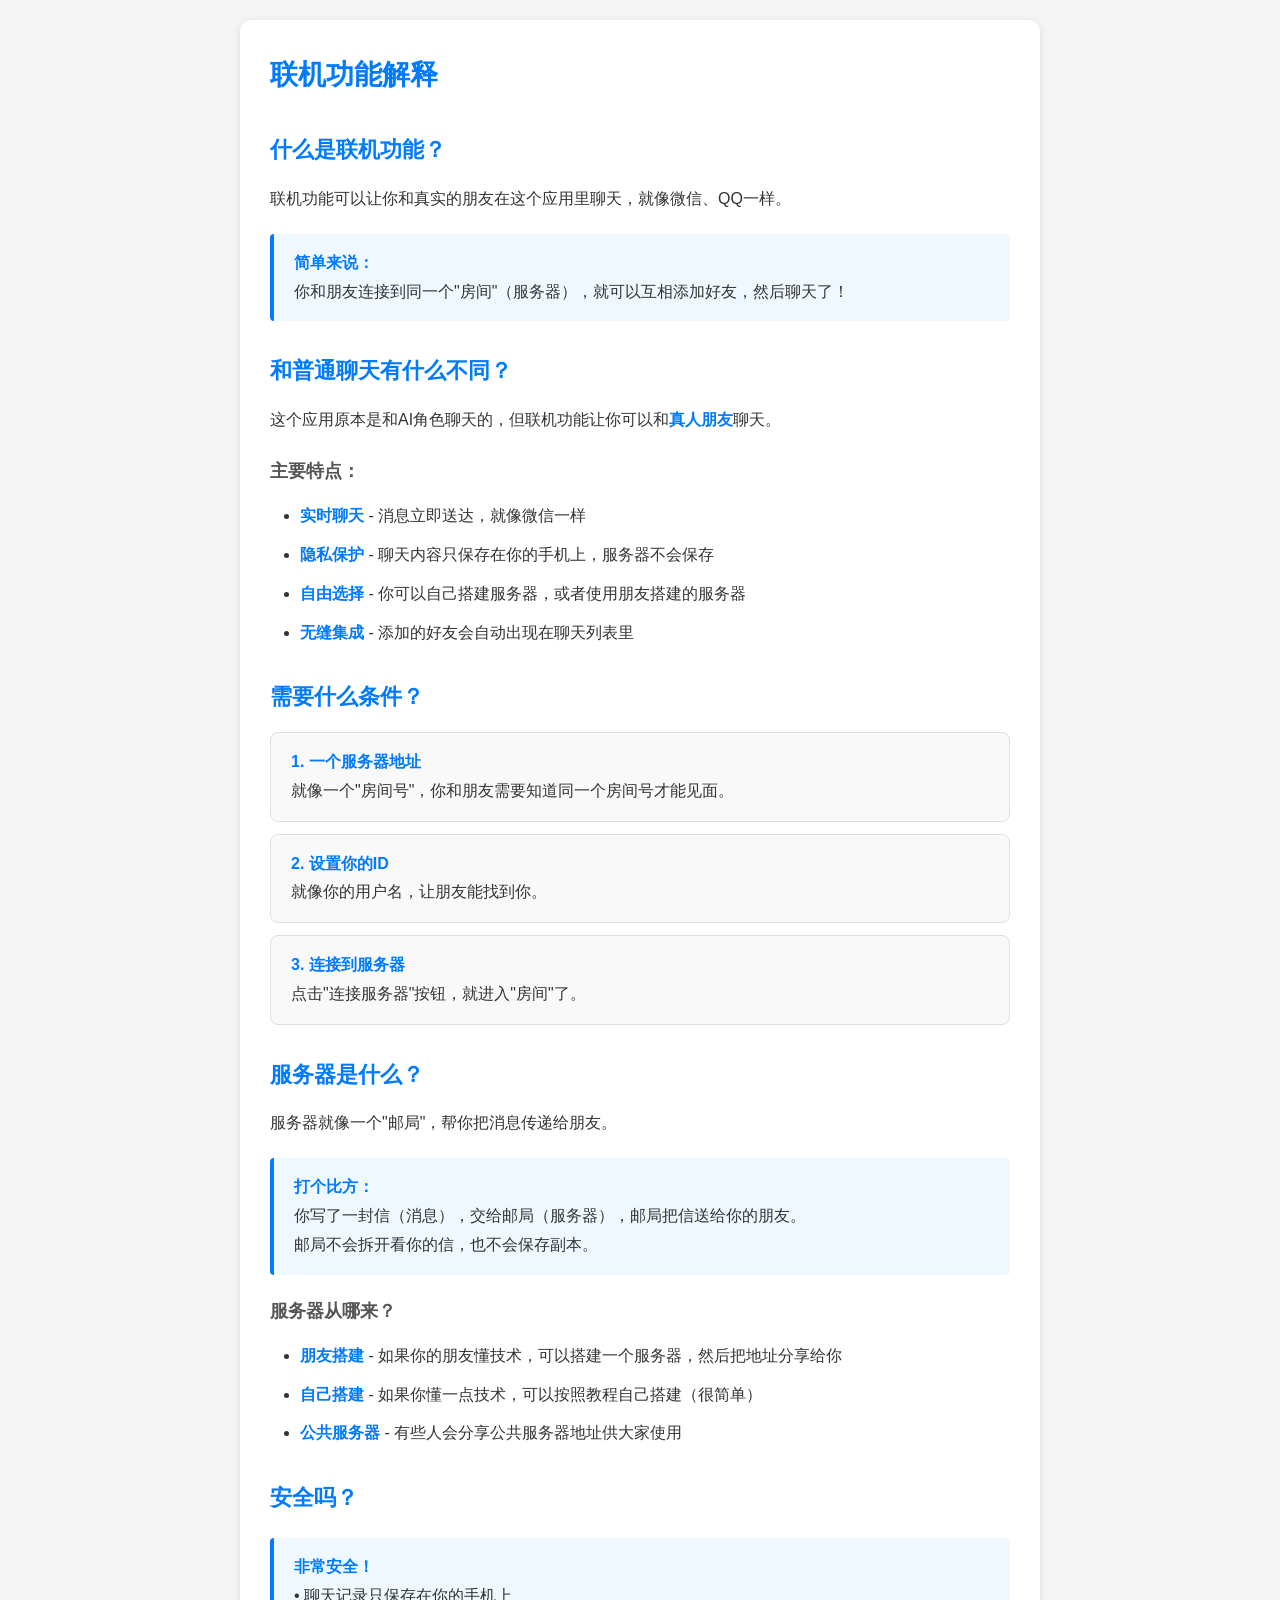
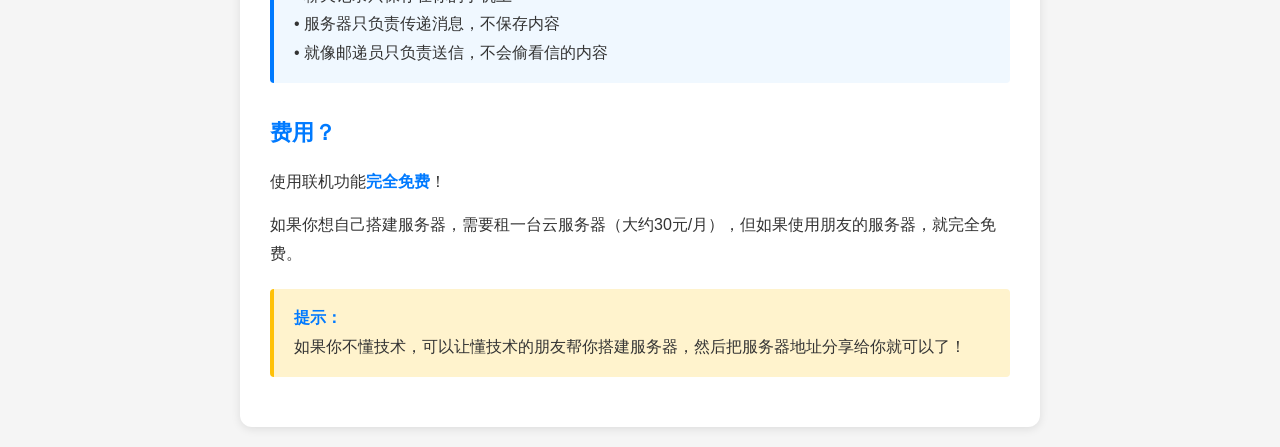
<file: online-help-explain.html>
<!DOCTYPE html>
<html lang="zh-CN">
<head>
    <meta charset="UTF-8">
    <meta name="viewport" content="width=device-width, initial-scale=1.0">
    <title>联机功能解释</title>
    <style>
        * {
            margin: 0;
            padding: 0;
            box-sizing: border-box;
        }
        
        body {
            font-family: -apple-system, BlinkMacSystemFont, "Segoe UI", Roboto, "Helvetica Neue", Arial, sans-serif;
            line-height: 1.8;
            color: #333;
            background: #f5f5f5;
            padding: 20px;
        }
        
        .container {
            max-width: 800px;
            margin: 0 auto;
            background: white;
            padding: 30px;
            border-radius: 12px;
            box-shadow: 0 2px 10px rgba(0,0,0,0.1);
        }
        
        h1 {
            color: #007aff;
            margin-bottom: 20px;
            font-size: 28px;
        }
        
        h2 {
            color: #007aff;
            margin-top: 30px;
            margin-bottom: 15px;
            font-size: 22px;
        }
        
        h3 {
            color: #555;
            margin-top: 20px;
            margin-bottom: 10px;
            font-size: 18px;
        }
        
        p {
            margin: 15px 0;
            font-size: 16px;
        }
        
        ul {
            margin: 15px 0;
            padding-left: 30px;
        }
        
        li {
            margin: 10px 0;
            font-size: 16px;
        }
        
        .note {
            background: #f0f8ff;
            border-left: 4px solid #007aff;
            padding: 15px 20px;
            margin: 20px 0;
            border-radius: 4px;
        }
        
        .warning {
            background: #fff3cd;
            border-left: 4px solid #ffc107;
            padding: 15px 20px;
            margin: 20px 0;
            border-radius: 4px;
        }
        
        .step {
            background: #f9f9f9;
            padding: 15px 20px;
            margin: 12px 0;
            border-radius: 8px;
            border: 1px solid #e0e0e0;
        }
        
        .example {
            background: #f5f5f5;
            padding: 12px;
            border-radius: 4px;
            font-family: monospace;
            font-size: 14px;
            margin: 12px 0;
            border: 1px solid #ddd;
        }
        
        strong {
            color: #007aff;
        }
    </style>
</head>
<body>
    <div class="container">
        <h1>联机功能解释</h1>
        
        <h2>什么是联机功能？</h2>
        <p>联机功能可以让你和真实的朋友在这个应用里聊天，就像微信、QQ一样。</p>
        
        <div class="note">
            <strong>简单来说：</strong><br>
            你和朋友连接到同一个"房间"（服务器），就可以互相添加好友，然后聊天了！
        </div>
        
        <h2>和普通聊天有什么不同？</h2>
        <p>这个应用原本是和AI角色聊天的，但联机功能让你可以和<strong>真人朋友</strong>聊天。</p>
        
        <h3>主要特点：</h3>
        <ul>
            <li><strong>实时聊天</strong> - 消息立即送达，就像微信一样</li>
            <li><strong>隐私保护</strong> - 聊天内容只保存在你的手机上，服务器不会保存</li>
            <li><strong>自由选择</strong> - 你可以自己搭建服务器，或者使用朋友搭建的服务器</li>
            <li><strong>无缝集成</strong> - 添加的好友会自动出现在聊天列表里</li>
        </ul>
        
        <h2>需要什么条件？</h2>
        
        <div class="step">
            <strong>1. 一个服务器地址</strong><br>
            就像一个"房间号"，你和朋友需要知道同一个房间号才能见面。
        </div>
        
        <div class="step">
            <strong>2. 设置你的ID</strong><br>
            就像你的用户名，让朋友能找到你。
        </div>
        
        <div class="step">
            <strong>3. 连接到服务器</strong><br>
            点击"连接服务器"按钮，就进入"房间"了。
        </div>
        
        <h2>服务器是什么？</h2>
        <p>服务器就像一个"邮局"，帮你把消息传递给朋友。</p>
        
        <div class="note">
            <strong>打个比方：</strong><br>
            你写了一封信（消息），交给邮局（服务器），邮局把信送给你的朋友。<br>
            邮局不会拆开看你的信，也不会保存副本。
        </div>
        
        <h3>服务器从哪来？</h3>
        <ul>
            <li><strong>朋友搭建</strong> - 如果你的朋友懂技术，可以搭建一个服务器，然后把地址分享给你</li>
            <li><strong>自己搭建</strong> - 如果你懂一点技术，可以按照教程自己搭建（很简单）</li>
            <li><strong>公共服务器</strong> - 有些人会分享公共服务器地址供大家使用</li>
        </ul>
        
        <h2>安全吗？</h2>
        <div class="note">
            <strong>非常安全！</strong><br>
            • 聊天记录只保存在你的手机上<br>
            • 服务器只负责传递消息，不保存内容<br>
            • 就像邮递员只负责送信，不会偷看信的内容
        </div>
        
        <h2>费用？</h2>
        <p>使用联机功能<strong>完全免费</strong>！</p>
        <p>如果你想自己搭建服务器，需要租一台云服务器（大约30元/月），但如果使用朋友的服务器，就完全免费。</p>
        
        <div class="warning">
            <strong>提示：</strong><br>
            如果你不懂技术，可以让懂技术的朋友帮你搭建服务器，然后把服务器地址分享给你就可以了！
        </div>
    </div>
</body>
</html>
</file>
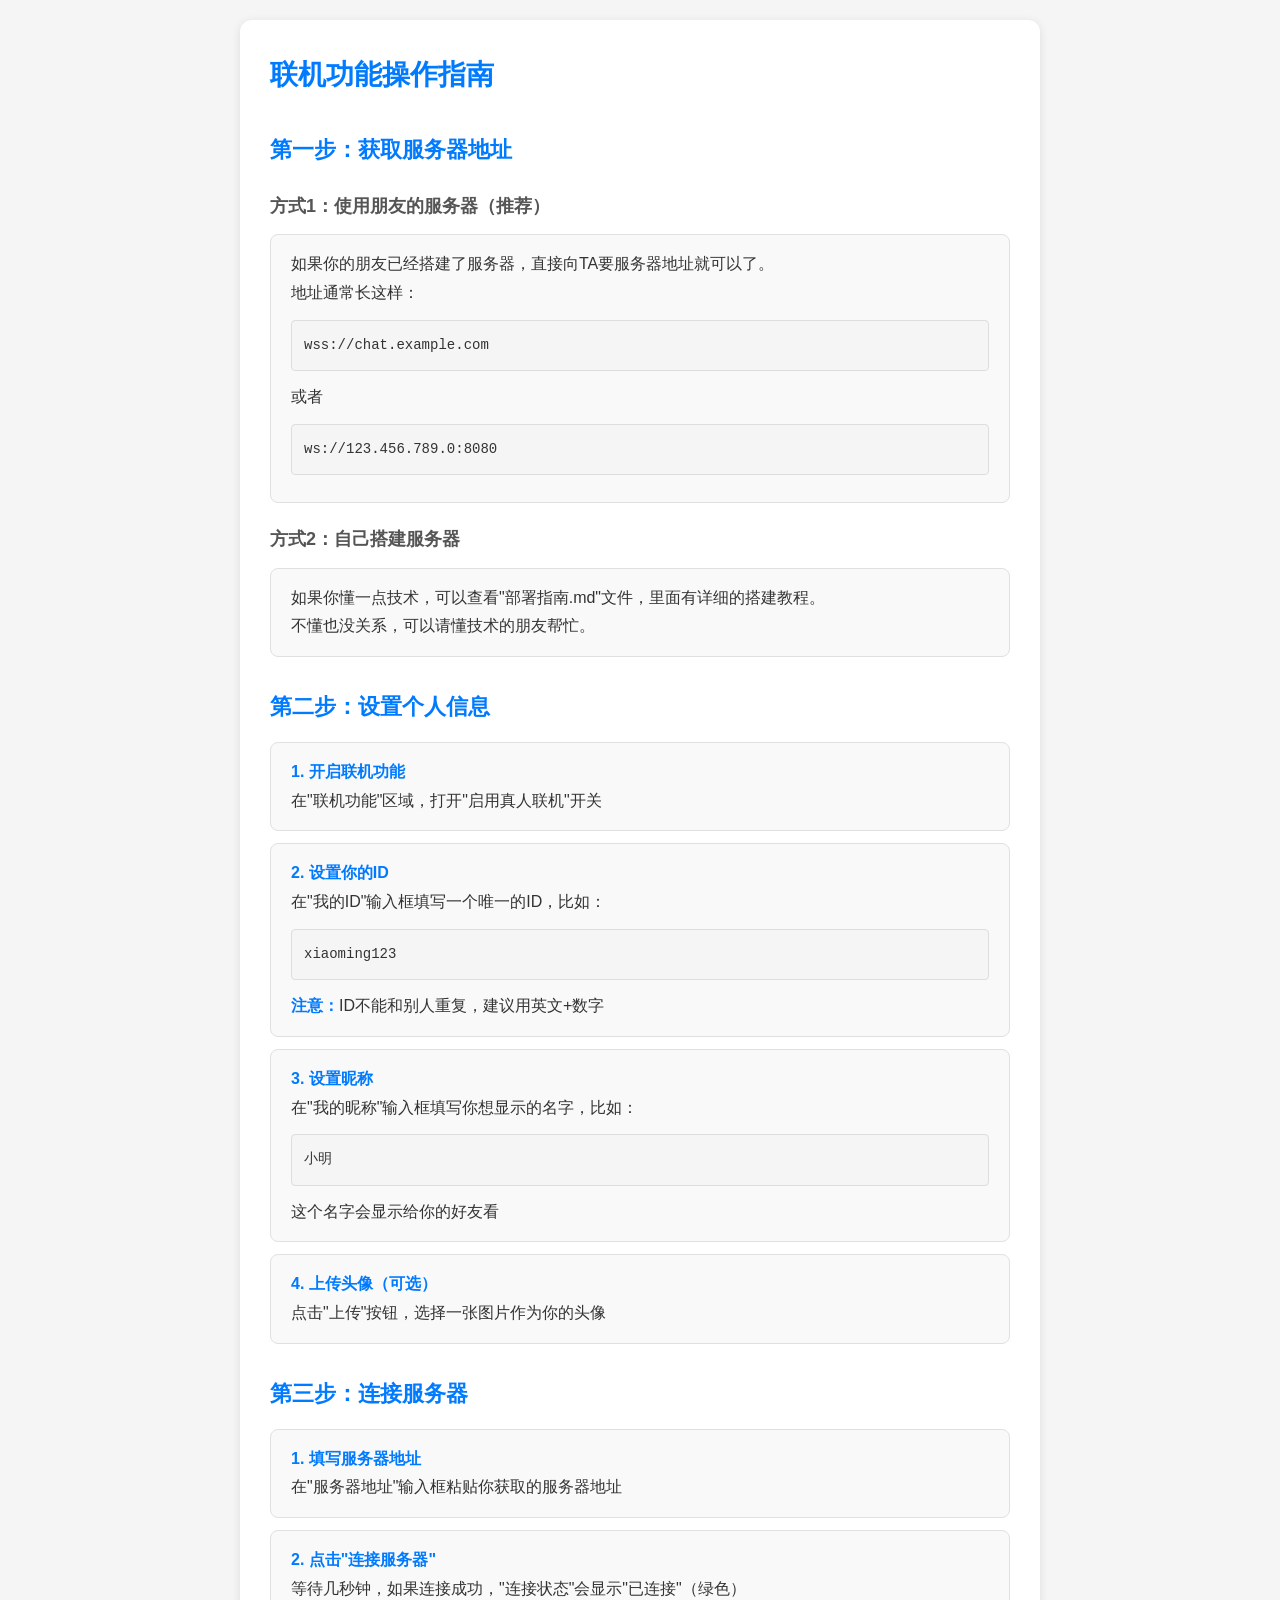
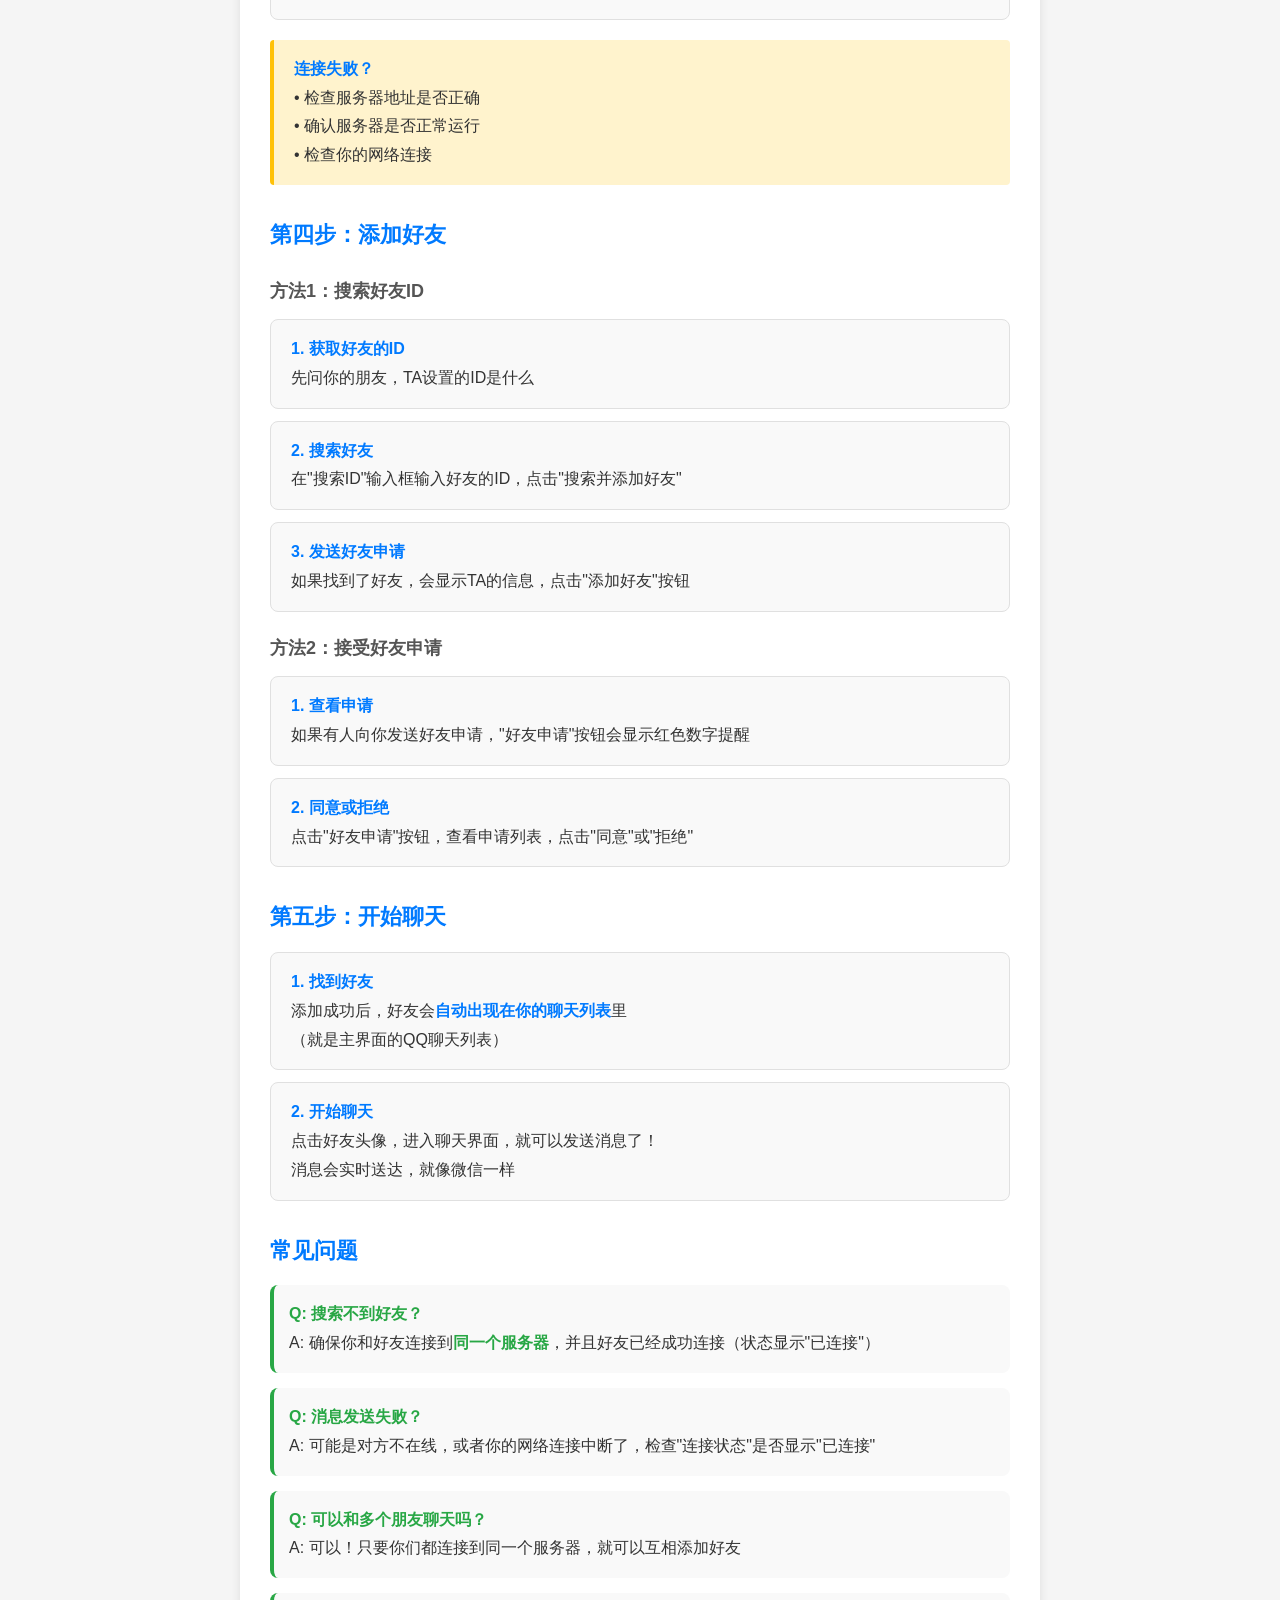
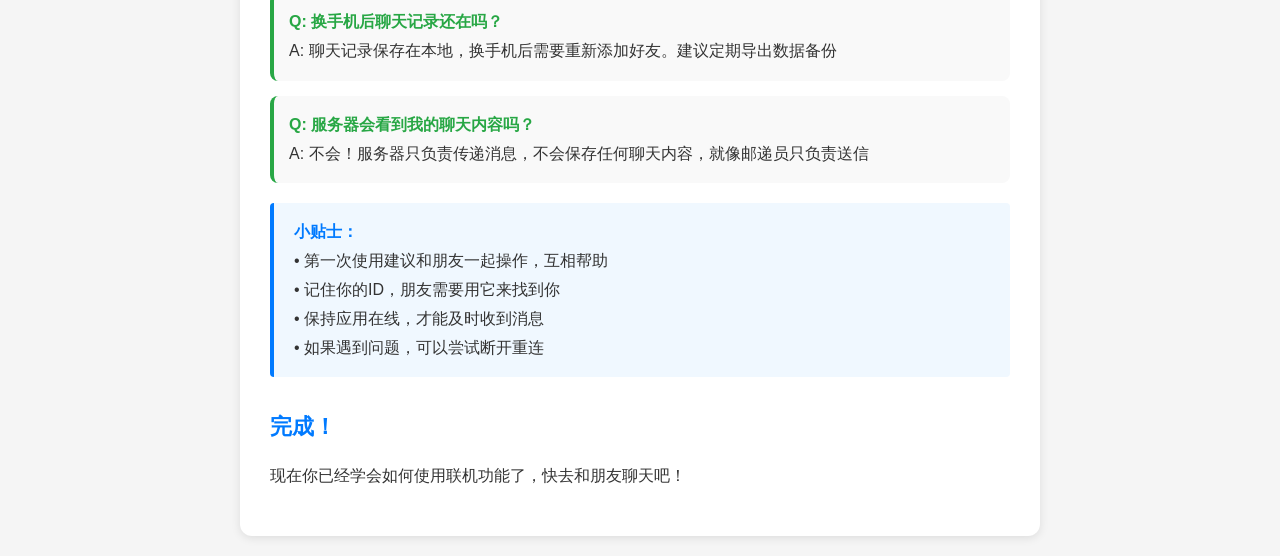
<file: online-help-guide.html>
<!DOCTYPE html>
<html lang="zh-CN">
<head>
    <meta charset="UTF-8">
    <meta name="viewport" content="width=device-width, initial-scale=1.0">
    <title>联机功能操作指南</title>
    <style>
        * {
            margin: 0;
            padding: 0;
            box-sizing: border-box;
        }
        
        body {
            font-family: -apple-system, BlinkMacSystemFont, "Segoe UI", Roboto, "Helvetica Neue", Arial, sans-serif;
            line-height: 1.8;
            color: #333;
            background: #f5f5f5;
            padding: 20px;
        }
        
        .container {
            max-width: 800px;
            margin: 0 auto;
            background: white;
            padding: 30px;
            border-radius: 12px;
            box-shadow: 0 2px 10px rgba(0,0,0,0.1);
        }
        
        h1 {
            color: #007aff;
            margin-bottom: 20px;
            font-size: 28px;
        }
        
        h2 {
            color: #007aff;
            margin-top: 30px;
            margin-bottom: 15px;
            font-size: 22px;
        }
        
        h3 {
            color: #555;
            margin-top: 20px;
            margin-bottom: 10px;
            font-size: 18px;
        }
        
        p {
            margin: 15px 0;
            font-size: 16px;
        }
        
        ul {
            margin: 15px 0;
            padding-left: 30px;
        }
        
        li {
            margin: 10px 0;
            font-size: 16px;
        }
        
        .note {
            background: #f0f8ff;
            border-left: 4px solid #007aff;
            padding: 15px 20px;
            margin: 20px 0;
            border-radius: 4px;
        }
        
        .warning {
            background: #fff3cd;
            border-left: 4px solid #ffc107;
            padding: 15px 20px;
            margin: 20px 0;
            border-radius: 4px;
        }
        
        .step {
            background: #f9f9f9;
            padding: 15px 20px;
            margin: 12px 0;
            border-radius: 8px;
            border: 1px solid #e0e0e0;
        }
        
        .example {
            background: #f5f5f5;
            padding: 12px;
            border-radius: 4px;
            font-family: monospace;
            font-size: 14px;
            margin: 12px 0;
            border: 1px solid #ddd;
        }
        
        strong {
            color: #007aff;
        }
        
        .qa {
            background: #f9f9f9;
            padding: 15px;
            margin: 15px 0;
            border-radius: 8px;
            border-left: 4px solid #28a745;
        }
        
        .qa strong {
            color: #28a745;
        }
    </style>
</head>
<body>
    <div class="container">
        <h1>联机功能操作指南</h1>
        
        <h2>第一步：获取服务器地址</h2>
        
        <h3>方式1：使用朋友的服务器（推荐）</h3>
        <div class="step">
            如果你的朋友已经搭建了服务器，直接向TA要服务器地址就可以了。<br>
            地址通常长这样：<br>
            <div class="example">wss://chat.example.com</div>
            或者<br>
            <div class="example">ws://123.456.789.0:8080</div>
        </div>
        
        <h3>方式2：自己搭建服务器</h3>
        <div class="step">
            如果你懂一点技术，可以查看"部署指南.md"文件，里面有详细的搭建教程。<br>
            不懂也没关系，可以请懂技术的朋友帮忙。
        </div>
        
        <h2>第二步：设置个人信息</h2>
        
        <div class="step">
            <strong>1. 开启联机功能</strong><br>
            在"联机功能"区域，打开"启用真人联机"开关
        </div>
        
        <div class="step">
            <strong>2. 设置你的ID</strong><br>
            在"我的ID"输入框填写一个唯一的ID，比如：<br>
            <div class="example">xiaoming123</div>
            <strong>注意：</strong>ID不能和别人重复，建议用英文+数字
        </div>
        
        <div class="step">
            <strong>3. 设置昵称</strong><br>
            在"我的昵称"输入框填写你想显示的名字，比如：<br>
            <div class="example">小明</div>
            这个名字会显示给你的好友看
        </div>
        
        <div class="step">
            <strong>4. 上传头像（可选）</strong><br>
            点击"上传"按钮，选择一张图片作为你的头像
        </div>
        
        <h2>第三步：连接服务器</h2>
        
        <div class="step">
            <strong>1. 填写服务器地址</strong><br>
            在"服务器地址"输入框粘贴你获取的服务器地址
        </div>
        
        <div class="step">
            <strong>2. 点击"连接服务器"</strong><br>
            等待几秒钟，如果连接成功，"连接状态"会显示"已连接"（绿色）
        </div>
        
        <div class="warning">
            <strong>连接失败？</strong><br>
            • 检查服务器地址是否正确<br>
            • 确认服务器是否正常运行<br>
            • 检查你的网络连接
        </div>
        
        <h2>第四步：添加好友</h2>
        
        <h3>方法1：搜索好友ID</h3>
        <div class="step">
            <strong>1. 获取好友的ID</strong><br>
            先问你的朋友，TA设置的ID是什么
        </div>
        
        <div class="step">
            <strong>2. 搜索好友</strong><br>
            在"搜索ID"输入框输入好友的ID，点击"搜索并添加好友"
        </div>
        
        <div class="step">
            <strong>3. 发送好友申请</strong><br>
            如果找到了好友，会显示TA的信息，点击"添加好友"按钮
        </div>
        
        <h3>方法2：接受好友申请</h3>
        <div class="step">
            <strong>1. 查看申请</strong><br>
            如果有人向你发送好友申请，"好友申请"按钮会显示红色数字提醒
        </div>
        
        <div class="step">
            <strong>2. 同意或拒绝</strong><br>
            点击"好友申请"按钮，查看申请列表，点击"同意"或"拒绝"
        </div>
        
        <h2>第五步：开始聊天</h2>
        
        <div class="step">
            <strong>1. 找到好友</strong><br>
            添加成功后，好友会<strong>自动出现在你的聊天列表</strong>里<br>
            （就是主界面的QQ聊天列表）
        </div>
        
        <div class="step">
            <strong>2. 开始聊天</strong><br>
            点击好友头像，进入聊天界面，就可以发送消息了！<br>
            消息会实时送达，就像微信一样
        </div>
        
        <h2>常见问题</h2>
        
        <div class="qa">
            <strong>Q: 搜索不到好友？</strong><br>
            A: 确保你和好友连接到<strong>同一个服务器</strong>，并且好友已经成功连接（状态显示"已连接"）
        </div>
        
        <div class="qa">
            <strong>Q: 消息发送失败？</strong><br>
            A: 可能是对方不在线，或者你的网络连接中断了，检查"连接状态"是否显示"已连接"
        </div>
        
        <div class="qa">
            <strong>Q: 可以和多个朋友聊天吗？</strong><br>
            A: 可以！只要你们都连接到同一个服务器，就可以互相添加好友
        </div>
        
        <div class="qa">
            <strong>Q: 换手机后聊天记录还在吗？</strong><br>
            A: 聊天记录保存在本地，换手机后需要重新添加好友。建议定期导出数据备份
        </div>
        
        <div class="qa">
            <strong>Q: 服务器会看到我的聊天内容吗？</strong><br>
            A: 不会！服务器只负责传递消息，不会保存任何聊天内容，就像邮递员只负责送信
        </div>
        
        <div class="note">
            <strong>小贴士：</strong><br>
            • 第一次使用建议和朋友一起操作，互相帮助<br>
            • 记住你的ID，朋友需要用它来找到你<br>
            • 保持应用在线，才能及时收到消息<br>
            • 如果遇到问题，可以尝试断开重连
        </div>
        
        <h2>完成！</h2>
        <p>现在你已经学会如何使用联机功能了，快去和朋友聊天吧！</p>
    </div>
</body>
</html>
</file>
